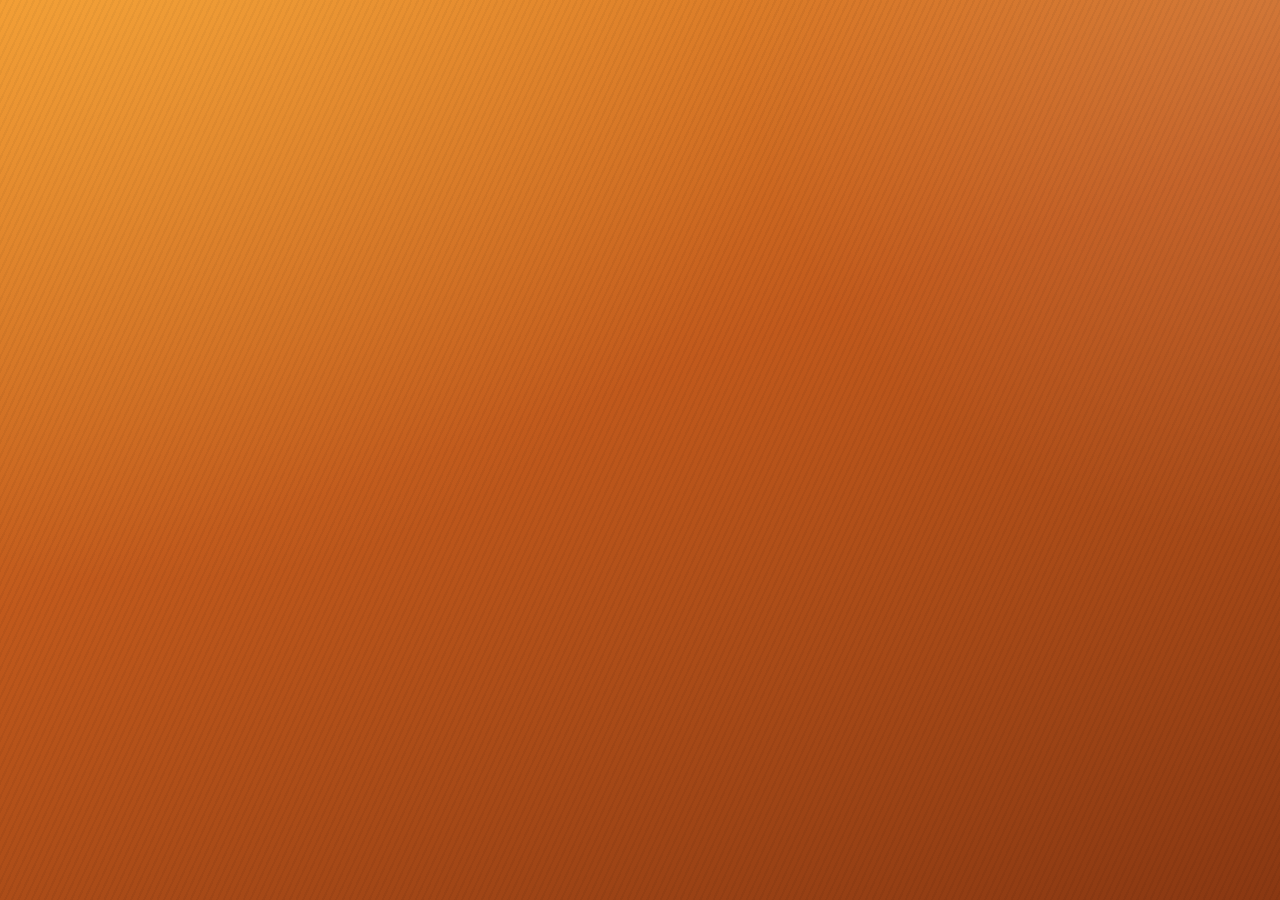
<file: index.html>
<!DOCTYPE html>
<html lang="en">
<head>
    <meta charset="UTF-8">
    <!-- Redirects after 0 seconds to the new URL -->
    <meta http-equiv="refresh" content="0; url=static/index.html">
    <title>MKWC 2026 — Live tracking</title>
    <link rel="canonical" href="https://kraken8196.github.io/mkwc-tracker/">
    <meta name="description" content="Live tracking of the 2026 Mario Kart World Cup: 31 national teams, scores, standings, calendar and player stats.">
    <!-- Open Graph / social sharing (this root URL is the one most people share) -->
    <meta property="og:site_name" content="MKWC 2026">
    <meta property="og:type" content="website">
    <meta property="og:title" content="MKWC 2026 — Live tracking">
    <meta property="og:description" content="2026 Mario Kart World Cup: live scores, standings, bracket, calendar and player stats. 31 national teams.">
    <meta property="og:url" content="https://kraken8196.github.io/mkwc-tracker/">
    <meta property="og:image" content="https://kraken8196.github.io/mkwc-tracker/static/img/social-card.png">
    <meta property="og:image:width" content="630">
    <meta property="og:image:height" content="630">
    <meta name="twitter:card" content="summary_large_image">
    <meta name="twitter:title" content="MKWC 2026 — Live tracking">
    <meta name="twitter:description" content="2026 Mario Kart World Cup: live scores, standings, bracket, calendar and player stats.">
    <meta name="twitter:image" content="https://kraken8196.github.io/mkwc-tracker/static/img/social-card.png">
    <meta name="theme-color" content="#C1591C">
</head>
<body>
    <p>If you are not redirected automatically, follow this
       <a href="static/index.html">link to the new page</a>.</p>
</body>
</html>
</file>
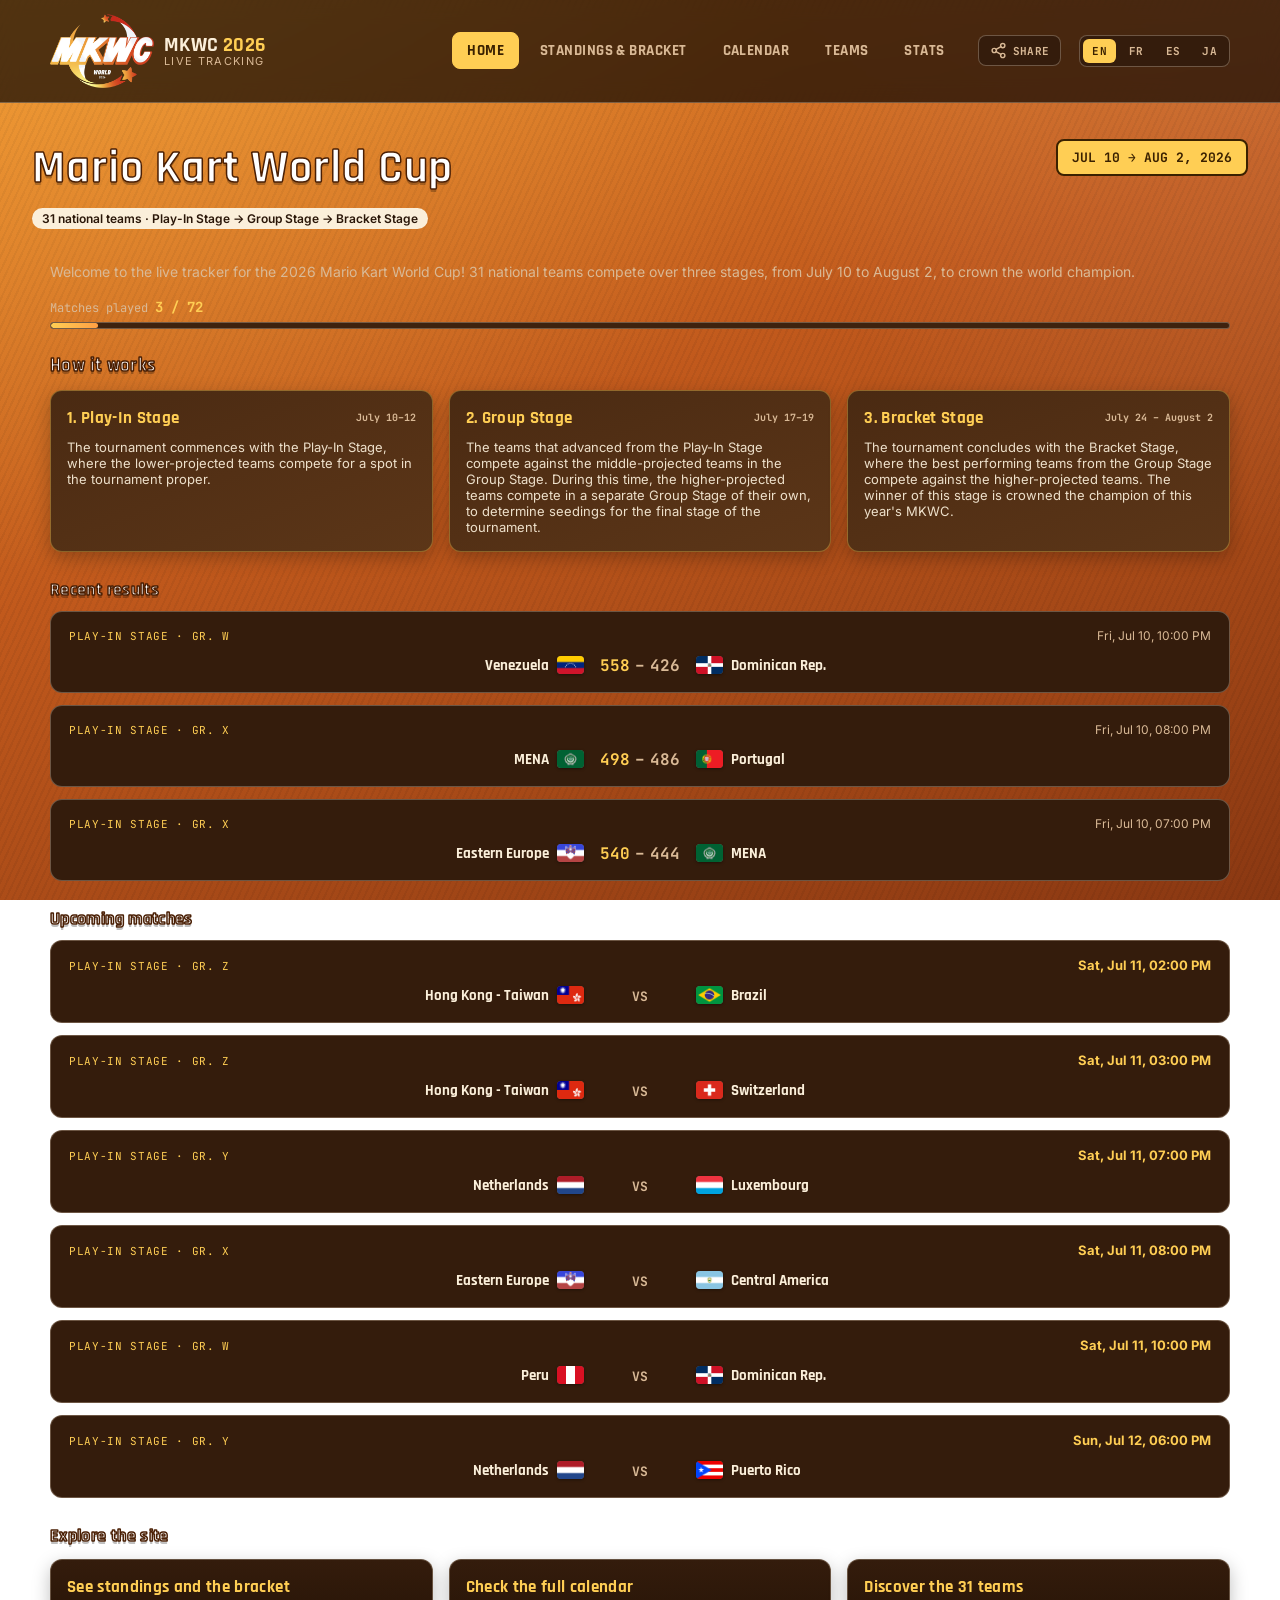
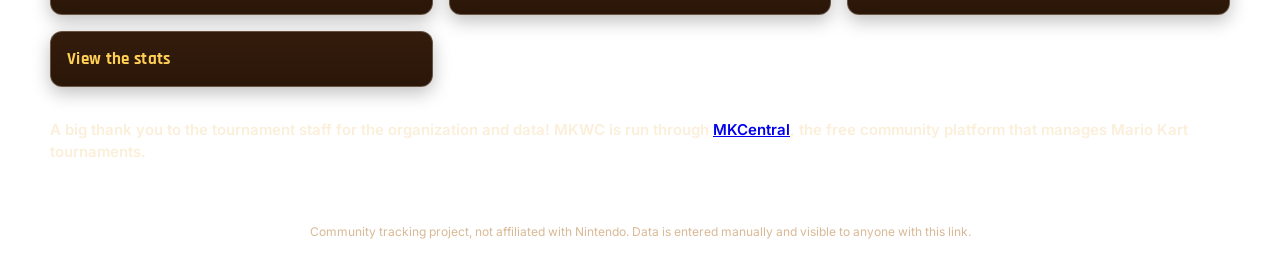
<file: static/index.html>
<!DOCTYPE html>
<html lang="en">
<head>
<meta charset="UTF-8">
<meta name="viewport" content="width=device-width, initial-scale=1.0">
<title>MKWC 2026 — Live tracking</title>
<link rel="canonical" href="https://kraken8196.github.io/mkwc-tracker/">
<meta name="description" content="Live tracking of the 2026 Mario Kart World Cup: 31 national teams, scores, standings, calendar and player stats.">
<!-- Open Graph / social sharing -->
<meta property="og:site_name" content="MKWC 2026">
<meta property="og:type" content="website">
<meta property="og:title" content="MKWC 2026 — Live tracking">
<meta property="og:description" content="2026 Mario Kart World Cup: live scores, standings, bracket, calendar and player stats. 31 national teams.">
<meta property="og:url" content="https://kraken8196.github.io/mkwc-tracker/static/index.html">
<meta property="og:image" content="https://kraken8196.github.io/mkwc-tracker/static/img/social-card.png">
<meta property="og:image:width" content="630">
<meta property="og:image:height" content="630">
<meta name="twitter:card" content="summary_large_image">
<meta name="twitter:title" content="MKWC 2026 — Live tracking">
<meta name="twitter:description" content="2026 Mario Kart World Cup: live scores, standings, bracket, calendar and player stats.">
<meta name="twitter:image" content="https://kraken8196.github.io/mkwc-tracker/static/img/social-card.png">
<meta name="theme-color" content="#C1591C">
<link rel="preconnect" href="https://fonts.googleapis.com">
<link rel="preconnect" href="https://fonts.gstatic.com" crossorigin>
<link rel="stylesheet" href="https://fonts.googleapis.com/css2?family=Rajdhani:wght@600;700&family=Inter:wght@400;500;600&family=JetBrains+Mono:wght@500;700&display=swap" media="print" onload="this.media='all'">
<noscript><link rel="stylesheet" href="https://fonts.googleapis.com/css2?family=Rajdhani:wght@600;700&family=Inter:wght@400;500;600&family=JetBrains+Mono:wght@500;700&display=swap"></noscript>
<link rel="stylesheet" href="assets/style.css">
<link rel="icon" href="img/logo.png">
</head>
<body>
<div id="loadScreen" style="position:fixed;inset:0;z-index:999999;background:
  radial-gradient(circle at 12% -10%, rgba(255,206,84,0.25), transparent 45%),
  radial-gradient(circle at 100% 0%, rgba(255,255,255,0.10), transparent 35%),
  repeating-linear-gradient(115deg, rgba(0,0,0,0.05) 0 2px, transparent 2px 6px),
  linear-gradient(160deg, #F0942F 0%, #C1591C 45%, #8A3812 100%);
"></div>
<script>setTimeout(()=>{ const ls = document.getElementById('loadScreen'); if(ls) ls.remove(); }, 6000);</script>

<header>
  <div class="header-inner">
    <a class="brand" id="brandLogo" href="home.html" style="text-decoration:none;">
      <img class="brand-mark" src="img/logo.png" alt="MKWC">
      <div class="brand-text">
        <div class="t1 display">MKWC <span>2026</span></div>
        <div class="t2" data-i18n="liveTracking">Suivi en direct</div>
      </div>
    </a>
    <button class="nav-toggle" id="navToggle" aria-label="Menu" aria-expanded="false" aria-controls="primaryNav">
      <svg class="ic-open" viewBox="0 0 24 24" width="22" height="22" fill="none" stroke="currentColor" stroke-width="2.2" stroke-linecap="round"><line x1="4" y1="7" x2="20" y2="7"></line><line x1="4" y1="12" x2="20" y2="12"></line><line x1="4" y1="17" x2="20" y2="17"></line></svg>
      <svg class="ic-close" viewBox="0 0 24 24" width="22" height="22" fill="none" stroke="currentColor" stroke-width="2.2" stroke-linecap="round"><line x1="6" y1="6" x2="18" y2="18"></line><line x1="18" y1="6" x2="6" y2="18"></line></svg>
    </button>
    <nav id="primaryNav">
      <a class="navbtn active" data-view="home" data-i18n="navHome" href="home.html">Accueil</a>
      <a class="navbtn" data-view="standings" data-i18n="navStandings" href="standings.html">Classements &amp; Bracket</a>
      <a class="navbtn" data-view="calendar" data-i18n="navCalendar" href="calendar.html">Calendrier</a>
      <a class="navbtn" data-view="teams" data-i18n="navTeams" href="teams.html">Équipes</a>
      <a class="navbtn" data-view="players" data-i18n="navPlayers" href="stats.html">Joueurs</a>
    </nav>
    <button class="share-btn" id="shareBtn" title="Partager" aria-label="Partager">
      <svg viewBox="0 0 24 24" width="17" height="17" fill="none" stroke="currentColor" stroke-width="2" stroke-linecap="round" stroke-linejoin="round"><circle cx="18" cy="5" r="3"></circle><circle cx="6" cy="12" r="3"></circle><circle cx="18" cy="19" r="3"></circle><line x1="8.6" y1="13.5" x2="15.4" y2="17.5"></line><line x1="15.4" y1="6.5" x2="8.6" y2="10.5"></line></svg>
      <span class="share-label" data-i18n="share">Partager</span>
    </button>
    <div class="lang-switch" id="langSwitch"></div>
  </div>
</header>

<div class="hero">
  <div class="hero-titles">
    <h1 class="outline" id="heroTitle">Coupe du Monde Mario Kart World</h1>
    <div class="sub" id="heroSub">31 équipes nationales · Qualification → Phase de groupes → Bracket final</div>
  </div>
  <div class="dates" data-i18n="heroDates">10 JUIL → 2 AOÛT 2026</div>
</div>

<main>

<section id="view-home" class="active"></section>
<section id="view-standings"></section>
<section id="view-calendar"></section>
<section id="view-teams"></section>
<section id="view-match"></section>
<section id="view-player"></section>
<section id="view-players"></section>
<section id="view-nutshell"></section>
<section id="view-groupnutshell"></section>
<section id="view-bracketnutshell"></section>
<section id="view-wrap"></section>

</main>

<footer data-i18n="footer">Projet de suivi communautaire, non affilié à Nintendo. Les données sont saisies manuellement et visibles par toute personne ayant ce lien.</footer>

<script>window.MKWC_INITIAL_VIEW = 'home';</script>
<script src="assets/data.js"></script>
<script src="assets/app.js"></script>
<script defer src="https://cdn.counter.dev/script.js" data-id="45966b52-f9be-4362-a3f1-a034ae52e05d" data-utcoffset="2"></script>
</body>
</html>
</file>
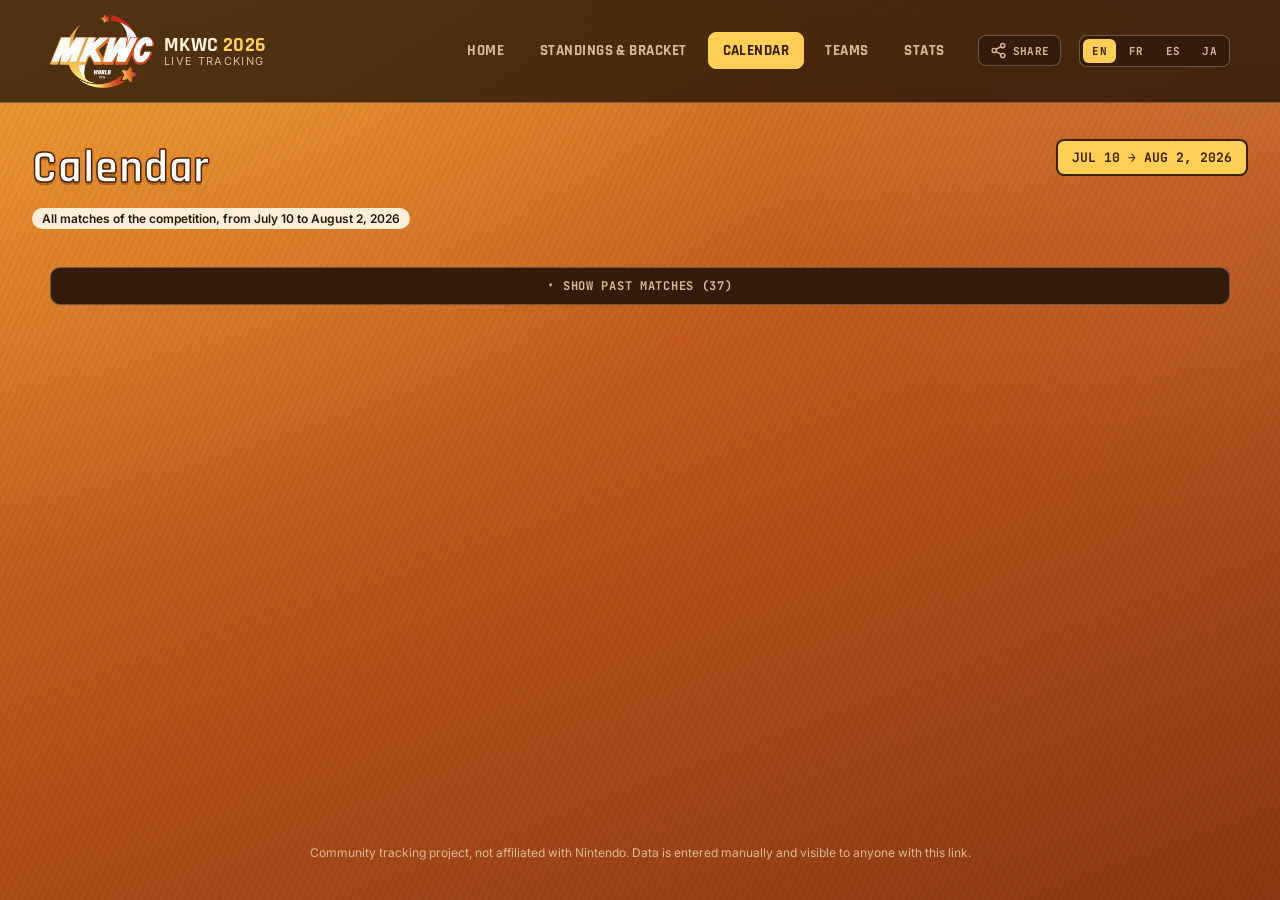
<file: static/calendar.html>
<!DOCTYPE html>
<html lang="en">
<head>
<meta charset="UTF-8">
<meta name="viewport" content="width=device-width, initial-scale=1.0">
<title>MKWC 2026 — Calendar</title>
<link rel="canonical" href="https://kraken8196.github.io/mkwc-tracker/static/calendar.html">
<meta name="description" content="The full match calendar of the 2026 Mario Kart World Cup, in your local time zone.">
<!-- Open Graph / social sharing -->
<meta property="og:site_name" content="MKWC 2026">
<meta property="og:type" content="website">
<meta property="og:title" content="MKWC 2026 — Calendar">
<meta property="og:description" content="Every match of the 2026 Mario Kart World Cup, shown in your local time zone.">
<meta property="og:url" content="https://kraken8196.github.io/mkwc-tracker/static/calendar.html">
<meta property="og:image" content="https://kraken8196.github.io/mkwc-tracker/static/img/social-card.png">
<meta property="og:image:width" content="630">
<meta property="og:image:height" content="630">
<meta name="twitter:card" content="summary_large_image">
<meta name="twitter:title" content="MKWC 2026 — Calendar">
<meta name="twitter:description" content="Every match of the 2026 Mario Kart World Cup, in your local time.">
<meta name="twitter:image" content="https://kraken8196.github.io/mkwc-tracker/static/img/social-card.png">
<meta name="theme-color" content="#C1591C">
<link rel="preconnect" href="https://fonts.googleapis.com">
<link rel="preconnect" href="https://fonts.gstatic.com" crossorigin>
<link rel="stylesheet" href="https://fonts.googleapis.com/css2?family=Rajdhani:wght@600;700&family=Inter:wght@400;500;600&family=JetBrains+Mono:wght@500;700&display=swap" media="print" onload="this.media='all'">
<noscript><link rel="stylesheet" href="https://fonts.googleapis.com/css2?family=Rajdhani:wght@600;700&family=Inter:wght@400;500;600&family=JetBrains+Mono:wght@500;700&display=swap"></noscript>
<link rel="stylesheet" href="assets/style.css">
<link rel="icon" href="img/logo.png">
</head>
<body>
<div id="loadScreen" style="position:fixed;inset:0;z-index:999999;background:
  radial-gradient(circle at 12% -10%, rgba(255,206,84,0.25), transparent 45%),
  radial-gradient(circle at 100% 0%, rgba(255,255,255,0.10), transparent 35%),
  repeating-linear-gradient(115deg, rgba(0,0,0,0.05) 0 2px, transparent 2px 6px),
  linear-gradient(160deg, #F0942F 0%, #C1591C 45%, #8A3812 100%);
"></div>
<script>setTimeout(()=>{ const ls = document.getElementById('loadScreen'); if(ls) ls.remove(); }, 6000);</script>

<header>
  <div class="header-inner">
    <a class="brand" id="brandLogo" href="home.html" style="text-decoration:none;">
      <img class="brand-mark" src="img/logo.png" alt="MKWC">
      <div class="brand-text">
        <div class="t1 display">MKWC <span>2026</span></div>
        <div class="t2" data-i18n="liveTracking">Suivi en direct</div>
      </div>
    </a>
    <button class="nav-toggle" id="navToggle" aria-label="Menu" aria-expanded="false" aria-controls="primaryNav">
      <svg class="ic-open" viewBox="0 0 24 24" width="22" height="22" fill="none" stroke="currentColor" stroke-width="2.2" stroke-linecap="round"><line x1="4" y1="7" x2="20" y2="7"></line><line x1="4" y1="12" x2="20" y2="12"></line><line x1="4" y1="17" x2="20" y2="17"></line></svg>
      <svg class="ic-close" viewBox="0 0 24 24" width="22" height="22" fill="none" stroke="currentColor" stroke-width="2.2" stroke-linecap="round"><line x1="6" y1="6" x2="18" y2="18"></line><line x1="18" y1="6" x2="6" y2="18"></line></svg>
    </button>
    <nav id="primaryNav">
      <a class="navbtn" data-view="home" data-i18n="navHome" href="home.html">Accueil</a>
      <a class="navbtn" data-view="standings" data-i18n="navStandings" href="standings.html">Classements &amp; Bracket</a>
      <a class="navbtn active" data-view="calendar" data-i18n="navCalendar" href="calendar.html">Calendrier</a>
      <a class="navbtn" data-view="teams" data-i18n="navTeams" href="teams.html">Équipes</a>
      <a class="navbtn" data-view="players" data-i18n="navPlayers" href="stats.html">Joueurs</a>
    </nav>
    <button class="share-btn" id="shareBtn" title="Partager" aria-label="Partager">
      <svg viewBox="0 0 24 24" width="17" height="17" fill="none" stroke="currentColor" stroke-width="2" stroke-linecap="round" stroke-linejoin="round"><circle cx="18" cy="5" r="3"></circle><circle cx="6" cy="12" r="3"></circle><circle cx="18" cy="19" r="3"></circle><line x1="8.6" y1="13.5" x2="15.4" y2="17.5"></line><line x1="15.4" y1="6.5" x2="8.6" y2="10.5"></line></svg>
      <span class="share-label" data-i18n="share">Partager</span>
    </button>
    <div class="lang-switch" id="langSwitch"></div>
  </div>
</header>

<div class="hero">
  <div class="hero-titles">
    <h1 class="outline" id="heroTitle">Coupe du Monde Mario Kart World</h1>
    <div class="sub" id="heroSub">31 équipes nationales · Qualification → Phase de groupes → Bracket final</div>
  </div>
  <div class="dates" data-i18n="heroDates">10 JUIL → 2 AOÛT 2026</div>
</div>

<main>

<section id="view-home"></section>
<section id="view-standings"></section>
<section id="view-calendar" class="active"></section>
<section id="view-teams"></section>
<section id="view-match"></section>
<section id="view-player"></section>
<section id="view-players"></section>
<section id="view-nutshell"></section>
<section id="view-groupnutshell"></section>
<section id="view-bracketnutshell"></section>
<section id="view-wrap"></section>

</main>

<footer data-i18n="footer">Projet de suivi communautaire, non affilié à Nintendo. Les données sont saisies manuellement et visibles par toute personne ayant ce lien.</footer>

<script>window.MKWC_INITIAL_VIEW = 'calendar';</script>
<script src="assets/data.js"></script>
<script src="assets/app.js"></script>
<script defer src="https://cdn.counter.dev/script.js" data-id="45966b52-f9be-4362-a3f1-a034ae52e05d" data-utcoffset="2"></script>
</body>
</html>
</file>
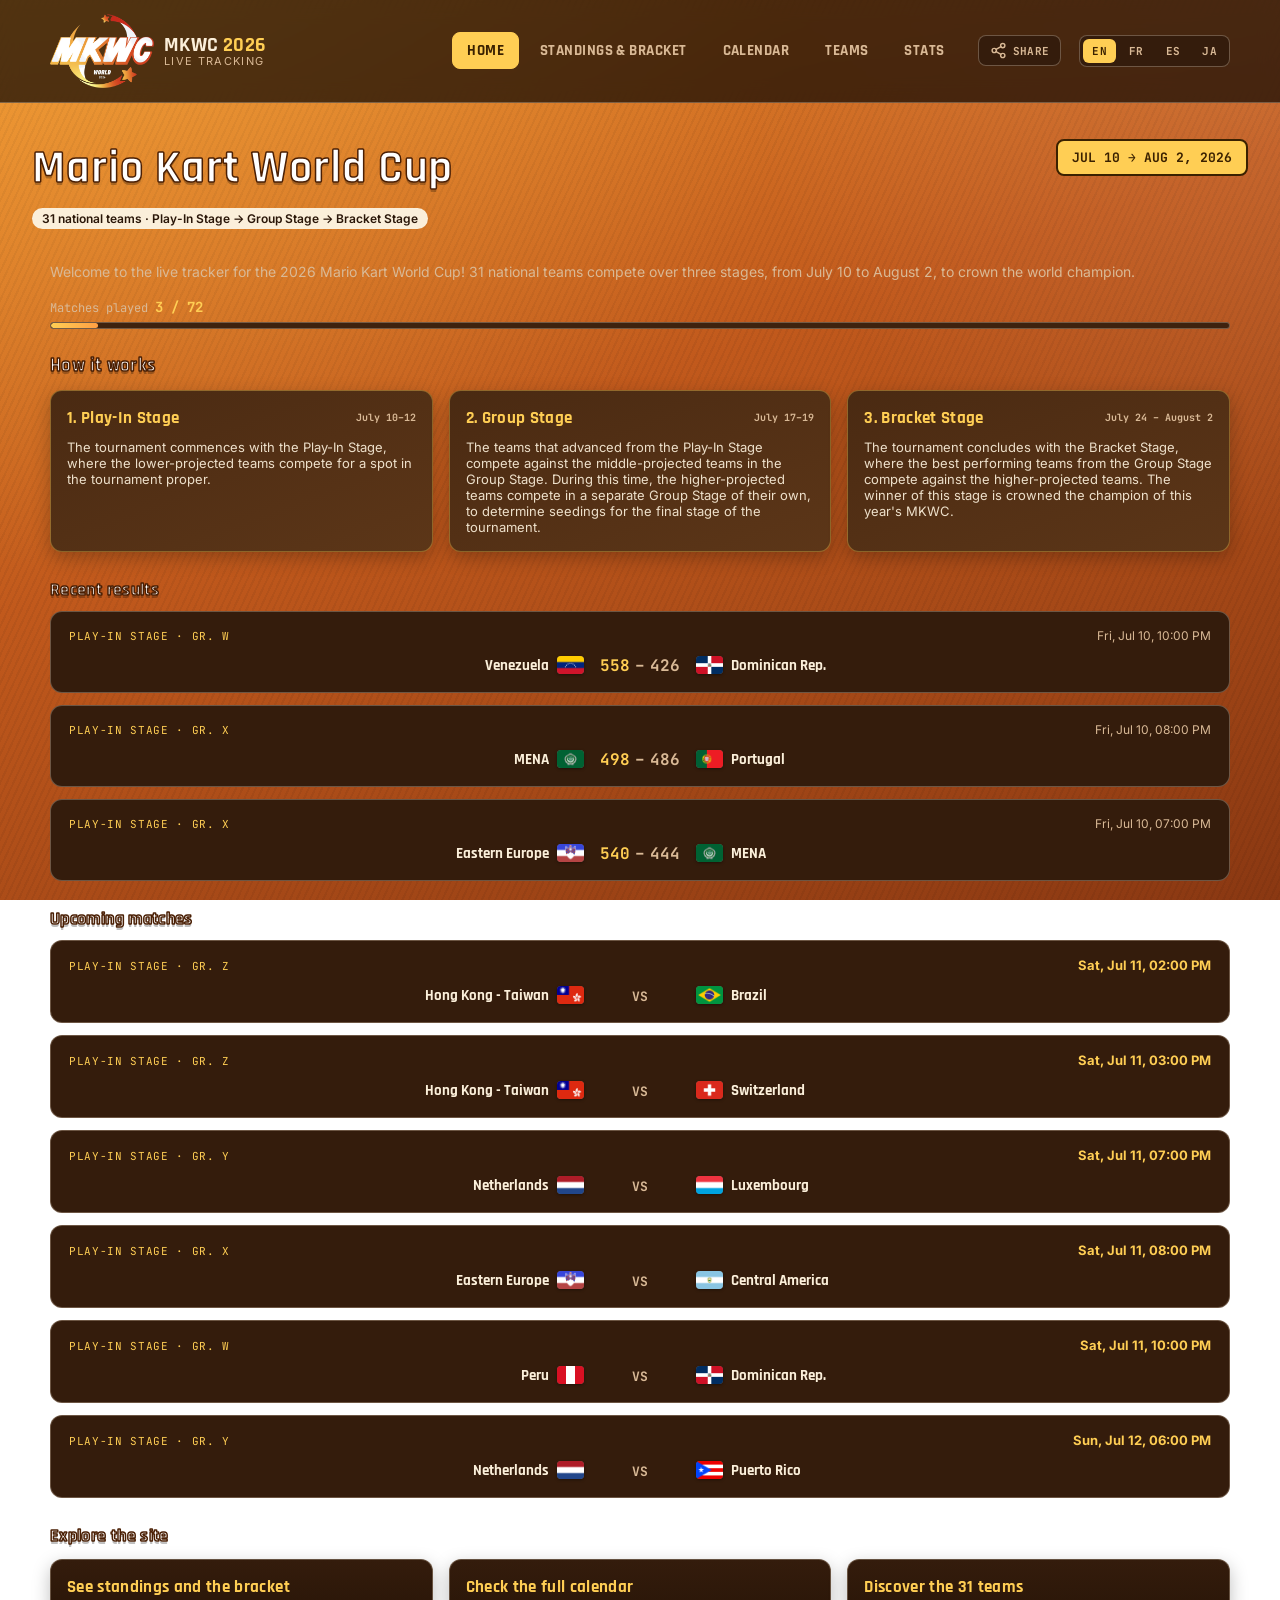
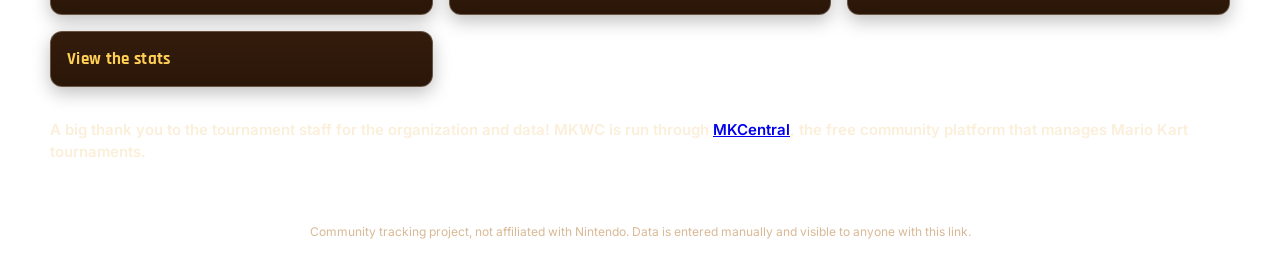
<file: static/home.html>
<!DOCTYPE html>
<html lang="en">
<head>
<meta charset="UTF-8">
<meta name="viewport" content="width=device-width, initial-scale=1.0">
<title>MKWC 2026 — Live tracking</title>
<link rel="canonical" href="https://kraken8196.github.io/mkwc-tracker/">
<meta name="description" content="Live tracking of the 2026 Mario Kart World Cup: 31 national teams, scores, standings, calendar and player stats.">
<!-- Open Graph / social sharing -->
<meta property="og:site_name" content="MKWC 2026">
<meta property="og:type" content="website">
<meta property="og:title" content="MKWC 2026 — Live tracking">
<meta property="og:description" content="2026 Mario Kart World Cup: live scores, standings, bracket, calendar and player stats. 31 national teams.">
<meta property="og:url" content="https://kraken8196.github.io/mkwc-tracker/static/home.html">
<meta property="og:image" content="https://kraken8196.github.io/mkwc-tracker/static/img/social-card.png">
<meta property="og:image:width" content="630">
<meta property="og:image:height" content="630">
<meta name="twitter:card" content="summary_large_image">
<meta name="twitter:title" content="MKWC 2026 — Live tracking">
<meta name="twitter:description" content="2026 Mario Kart World Cup: live scores, standings, bracket, calendar and player stats.">
<meta name="twitter:image" content="https://kraken8196.github.io/mkwc-tracker/static/img/social-card.png">
<meta name="theme-color" content="#C1591C">
<link rel="preconnect" href="https://fonts.googleapis.com">
<link rel="preconnect" href="https://fonts.gstatic.com" crossorigin>
<link rel="stylesheet" href="https://fonts.googleapis.com/css2?family=Rajdhani:wght@600;700&family=Inter:wght@400;500;600&family=JetBrains+Mono:wght@500;700&display=swap" media="print" onload="this.media='all'">
<noscript><link rel="stylesheet" href="https://fonts.googleapis.com/css2?family=Rajdhani:wght@600;700&family=Inter:wght@400;500;600&family=JetBrains+Mono:wght@500;700&display=swap"></noscript>
<link rel="stylesheet" href="assets/style.css">
<link rel="icon" href="img/logo.png">
</head>
<body>
<div id="loadScreen" style="position:fixed;inset:0;z-index:999999;background:
  radial-gradient(circle at 12% -10%, rgba(255,206,84,0.25), transparent 45%),
  radial-gradient(circle at 100% 0%, rgba(255,255,255,0.10), transparent 35%),
  repeating-linear-gradient(115deg, rgba(0,0,0,0.05) 0 2px, transparent 2px 6px),
  linear-gradient(160deg, #F0942F 0%, #C1591C 45%, #8A3812 100%);
"></div>
<script>setTimeout(()=>{ const ls = document.getElementById('loadScreen'); if(ls) ls.remove(); }, 6000);</script>

<header>
  <div class="header-inner">
    <a class="brand" id="brandLogo" href="home.html" style="text-decoration:none;">
      <img class="brand-mark" src="img/logo.png" alt="MKWC">
      <div class="brand-text">
        <div class="t1 display">MKWC <span>2026</span></div>
        <div class="t2" data-i18n="liveTracking">Suivi en direct</div>
      </div>
    </a>
    <button class="nav-toggle" id="navToggle" aria-label="Menu" aria-expanded="false" aria-controls="primaryNav">
      <svg class="ic-open" viewBox="0 0 24 24" width="22" height="22" fill="none" stroke="currentColor" stroke-width="2.2" stroke-linecap="round"><line x1="4" y1="7" x2="20" y2="7"></line><line x1="4" y1="12" x2="20" y2="12"></line><line x1="4" y1="17" x2="20" y2="17"></line></svg>
      <svg class="ic-close" viewBox="0 0 24 24" width="22" height="22" fill="none" stroke="currentColor" stroke-width="2.2" stroke-linecap="round"><line x1="6" y1="6" x2="18" y2="18"></line><line x1="18" y1="6" x2="6" y2="18"></line></svg>
    </button>
    <nav id="primaryNav">
      <a class="navbtn active" data-view="home" data-i18n="navHome" href="home.html">Accueil</a>
      <a class="navbtn" data-view="standings" data-i18n="navStandings" href="standings.html">Classements &amp; Bracket</a>
      <a class="navbtn" data-view="calendar" data-i18n="navCalendar" href="calendar.html">Calendrier</a>
      <a class="navbtn" data-view="teams" data-i18n="navTeams" href="teams.html">Équipes</a>
      <a class="navbtn" data-view="players" data-i18n="navPlayers" href="stats.html">Joueurs</a>
    </nav>
    <button class="share-btn" id="shareBtn" title="Partager" aria-label="Partager">
      <svg viewBox="0 0 24 24" width="17" height="17" fill="none" stroke="currentColor" stroke-width="2" stroke-linecap="round" stroke-linejoin="round"><circle cx="18" cy="5" r="3"></circle><circle cx="6" cy="12" r="3"></circle><circle cx="18" cy="19" r="3"></circle><line x1="8.6" y1="13.5" x2="15.4" y2="17.5"></line><line x1="15.4" y1="6.5" x2="8.6" y2="10.5"></line></svg>
      <span class="share-label" data-i18n="share">Partager</span>
    </button>
    <div class="lang-switch" id="langSwitch"></div>
  </div>
</header>

<div class="hero">
  <div class="hero-titles">
    <h1 class="outline" id="heroTitle">Coupe du Monde Mario Kart World</h1>
    <div class="sub" id="heroSub">31 équipes nationales · Qualification → Phase de groupes → Bracket final</div>
  </div>
  <div class="dates" data-i18n="heroDates">10 JUIL → 2 AOÛT 2026</div>
</div>

<main>

<section id="view-home" class="active"></section>
<section id="view-standings"></section>
<section id="view-calendar"></section>
<section id="view-teams"></section>
<section id="view-match"></section>
<section id="view-player"></section>
<section id="view-players"></section>
<section id="view-nutshell"></section>
<section id="view-groupnutshell"></section>
<section id="view-bracketnutshell"></section>
<section id="view-wrap"></section>

</main>

<footer data-i18n="footer">Projet de suivi communautaire, non affilié à Nintendo. Les données sont saisies manuellement et visibles par toute personne ayant ce lien.</footer>

<script>window.MKWC_INITIAL_VIEW = 'home';</script>
<script src="assets/data.js"></script>
<script src="assets/app.js"></script>
<script defer src="https://cdn.counter.dev/script.js" data-id="45966b52-f9be-4362-a3f1-a034ae52e05d" data-utcoffset="2"></script>
</body>
</html>
</file>
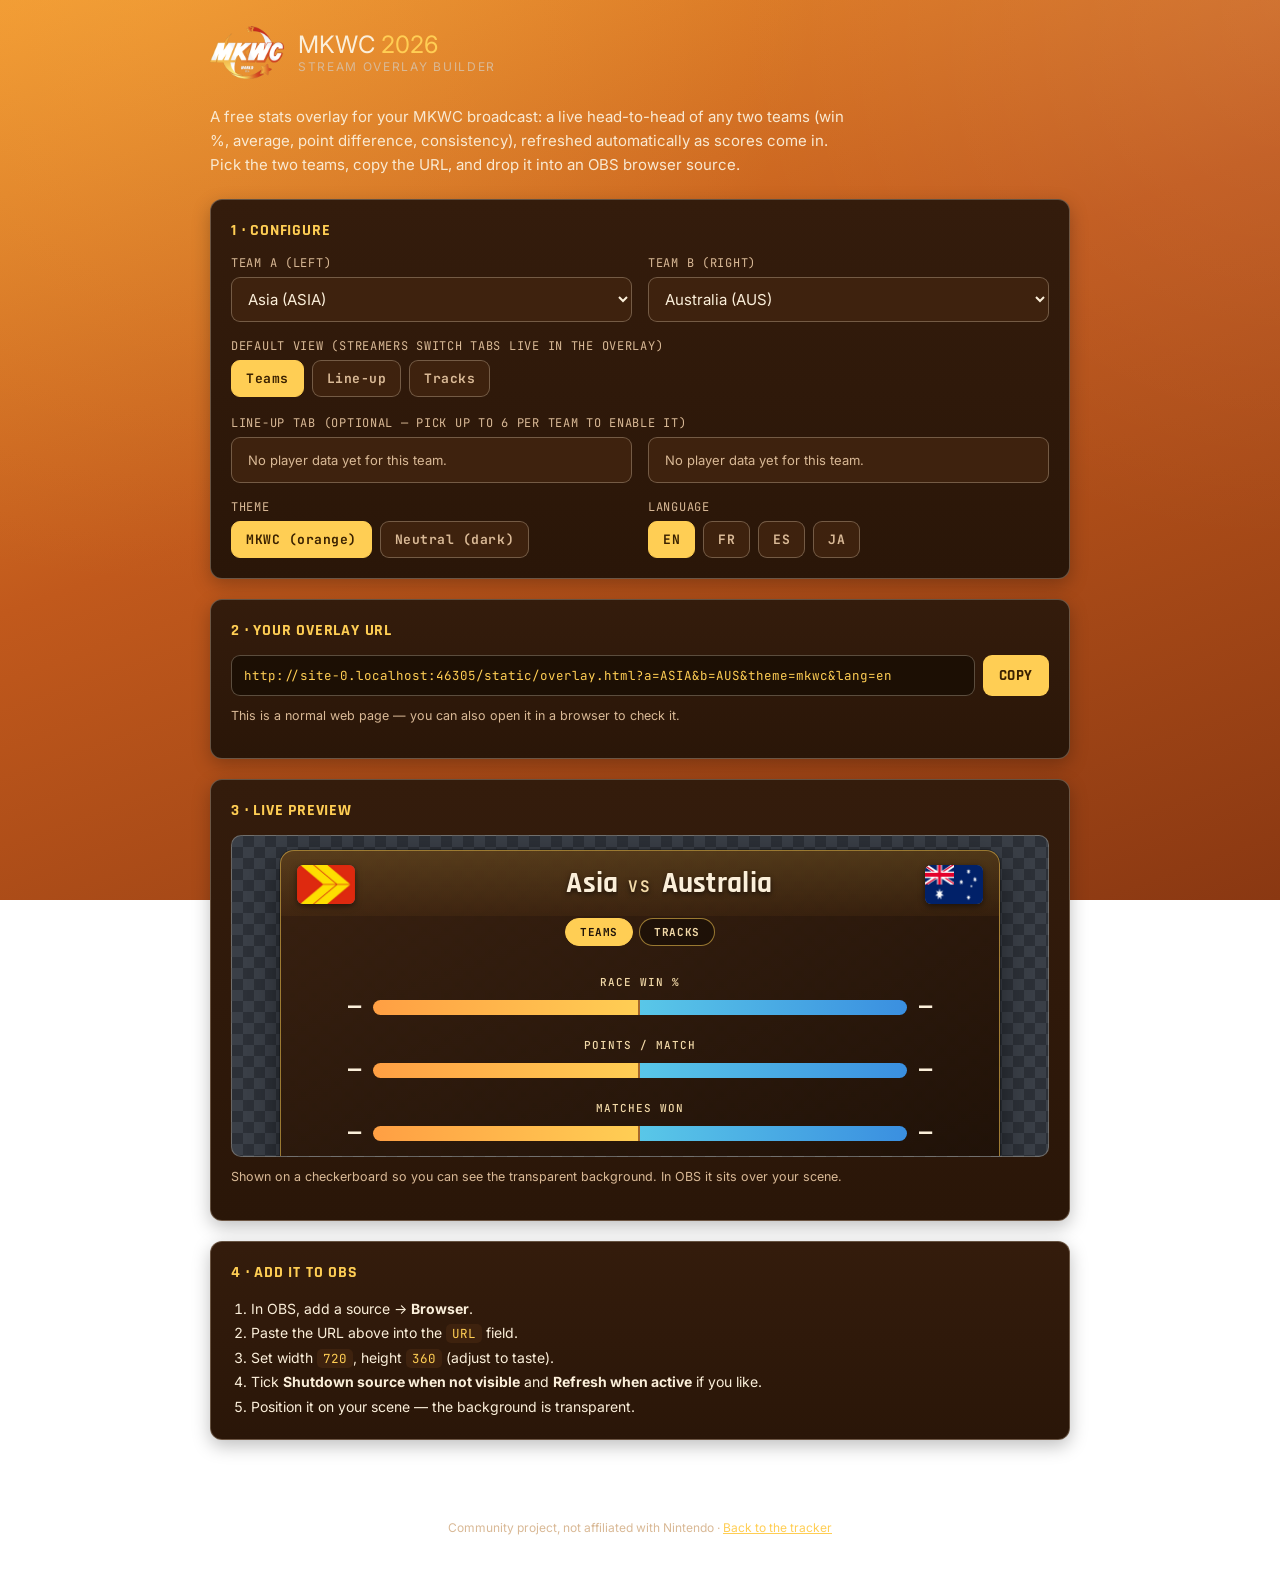
<file: static/overlay-config.html>
<!DOCTYPE html>
<html lang="en">
<head>
<meta charset="UTF-8">
<meta name="viewport" content="width=device-width, initial-scale=1.0">
<title>MKWC 2026 — Stream Overlay Builder</title>
<meta name="robots" content="index,follow">
<meta name="description" content="Build a free OBS stats overlay for MKWC 2026 broadcasts: a live head-to-head comparison of any two teams. Copy the URL into an OBS browser source.">
<link rel="icon" href="img/logo.png">
<link rel="preconnect" href="https://fonts.googleapis.com">
<link rel="preconnect" href="https://fonts.gstatic.com" crossorigin>
<link rel="stylesheet" href="https://fonts.googleapis.com/css2?family=Rajdhani:wght@600;700&family=Inter:wght@400;500;600&family=JetBrains+Mono:wght@500;700&display=swap">
<style>
  :root{
    --orange-1:#F0942F; --orange-2:#C1591C; --orange-3:#8A3812;
    --panel:#2A1608; --panel-2:#341C0C; --panel-3:#3E220E;
    --line:rgba(255,235,210,0.14); --line-strong:rgba(255,235,210,0.28);
    --cream:#FBEFDA; --dim:#D9B996; --gold:#FFCE54; --green:#3ECF6B; --radius:12px;
  }
  *{box-sizing:border-box;}
  html,body{margin:0;padding:0;overflow-x:hidden;}
  body{
    color:var(--cream);font-family:'Inter',sans-serif;min-height:100vh;
    background:
      radial-gradient(circle at 12% -10%, rgba(255,206,84,0.22), transparent 45%),
      radial-gradient(circle at 100% 0%, rgba(255,255,255,0.08), transparent 35%),
      linear-gradient(160deg, var(--orange-1) 0%, var(--orange-2) 45%, var(--orange-3) 100%);
    background-attachment:fixed;
  }
  h1,h2,h3{font-family:'Rajdhani',sans-serif;font-weight:700;margin:0;}
  a{color:var(--gold);}

  header{max-width:900px;margin:0 auto;padding:26px 20px 6px;display:flex;align-items:center;gap:14px;}
  header img{width:74px;height:auto;}
  header .t1{font-size:24px;color:var(--cream);}
  header .t1 span{color:var(--gold);}
  header .t2{font-size:12px;color:var(--dim);text-transform:uppercase;letter-spacing:0.14em;}

  main{max-width:900px;margin:0 auto;padding:12px 20px 60px;}
  .lede{font-size:15px;color:var(--cream);opacity:0.95;line-height:1.6;margin:8px 0 22px;max-width:640px;}

  .card{
    background:linear-gradient(180deg, var(--panel-2), var(--panel));
    border:1px solid var(--line-strong);border-radius:var(--radius);
    padding:20px;box-shadow:0 6px 18px rgba(0,0,0,0.25);margin-bottom:20px;
  }
  .card h2{font-size:16px;color:var(--gold);text-transform:uppercase;letter-spacing:0.05em;margin-bottom:14px;}

  .grid2{display:grid;grid-template-columns:1fr 1fr;gap:16px;}
  @media (max-width:620px){ .grid2{grid-template-columns:1fr;} }

  label{display:block;font-size:12px;color:var(--dim);text-transform:uppercase;letter-spacing:0.06em;margin-bottom:6px;font-family:'JetBrains Mono',monospace;}
  select{
    width:100%;padding:11px 12px;border-radius:9px;font-size:15px;font-family:'Inter',sans-serif;
    background:var(--panel-3);color:var(--cream);border:1px solid var(--line-strong);cursor:pointer;
  }
  select:focus{outline:none;border-color:var(--gold);}

  .seg{display:flex;gap:8px;flex-wrap:wrap;}
  .seg button{
    background:var(--panel-3);border:1px solid var(--line-strong);color:var(--dim);
    padding:9px 14px;border-radius:9px;font-family:'JetBrains Mono',monospace;font-size:13px;font-weight:700;
    cursor:pointer;letter-spacing:0.04em;
  }
  .seg button.active{background:var(--gold);color:#3a2100;border-color:var(--gold);}

  /* Line-up picker: a scrollable list of player chips with checkboxes. */
  .lineup{
    display:flex;flex-direction:column;gap:4px;max-height:260px;overflow-y:auto;
    background:var(--panel-3);border:1px solid var(--line-strong);border-radius:9px;padding:8px;
  }
  .lineup label{
    display:flex;align-items:center;gap:9px;margin:0;padding:7px 8px;border-radius:7px;
    font-family:'Inter',sans-serif;font-size:14px;text-transform:none;letter-spacing:0;color:var(--cream);
    cursor:pointer;
  }
  .lineup label:hover{background:rgba(255,206,84,0.08);}
  .lineup input[type=checkbox]{width:17px;height:17px;accent-color:var(--gold);cursor:pointer;flex-shrink:0;}
  .lineup label.disabled{opacity:0.4;cursor:not-allowed;}
  .lineup .empty{color:var(--dim);font-size:13px;padding:6px 8px;}

  .url-box{
    display:flex;gap:8px;align-items:stretch;margin-top:6px;
  }
  .url-box input{
    flex:1;min-width:0;padding:11px 12px;border-radius:9px;font-family:'JetBrains Mono',monospace;font-size:12.5px;
    background:#1c0f04;color:var(--gold);border:1px solid var(--line-strong);
  }
  .btn{
    background:var(--gold);color:#3a2100;border:none;border-radius:9px;padding:0 16px;
    font-family:'Rajdhani',sans-serif;font-weight:700;font-size:15px;text-transform:uppercase;letter-spacing:0.04em;
    cursor:pointer;white-space:nowrap;
  }
  .btn.copied{background:var(--green);color:#062;}

  /* Preview: overlay on a checkerboard so the transparency reads clearly. */
  .preview-wrap{
    border-radius:10px;overflow:hidden;border:1px solid var(--line-strong);
    background-color:#3a3f47;
    background-image:
      linear-gradient(45deg, #2c3037 25%, transparent 25%),
      linear-gradient(-45deg, #2c3037 25%, transparent 25%),
      linear-gradient(45deg, transparent 75%, #2c3037 75%),
      linear-gradient(-45deg, transparent 75%, #2c3037 75%);
    background-size:22px 22px;background-position:0 0,0 11px,11px -11px,-11px 0;
  }
  .preview-wrap iframe{display:block;width:100%;height:320px;border:0;}

  ol.steps{margin:10px 0 0;padding-left:20px;line-height:1.75;font-size:14px;color:var(--cream);}
  ol.steps code{background:var(--panel-3);padding:1px 6px;border-radius:5px;font-family:'JetBrains Mono',monospace;font-size:12.5px;color:var(--gold);}
  .hint{font-size:12.5px;color:var(--dim);margin-top:10px;line-height:1.6;}
  footer{max-width:900px;margin:0 auto;padding:0 20px 40px;font-size:12px;color:var(--dim);text-align:center;}
  footer a{text-decoration:underline;}
</style>
</head>
<body>
<header>
  <img src="img/logo.png" alt="MKWC">
  <div>
    <div class="t1">MKWC <span>2026</span></div>
    <div class="t2">Stream overlay builder</div>
  </div>
</header>

<main>
  <p class="lede">
    A free stats overlay for your MKWC broadcast: a live head-to-head of any two teams
    (win %, average, point difference, consistency), refreshed automatically as scores
    come in. Pick the two teams, copy the URL, and drop it into an OBS browser source.
  </p>

  <div class="card">
    <h2>1 · Configure</h2>
    <div class="grid2">
      <div>
        <label for="selA">Team A (left)</label>
        <select id="selA"></select>
      </div>
      <div>
        <label for="selB">Team B (right)</label>
        <select id="selB"></select>
      </div>
    </div>

    <div style="margin-top:16px;">
      <label>Default view (streamers switch tabs live in the overlay)</label>
      <div class="seg" id="modeSeg">
        <button data-mode="team" class="active">Teams</button>
        <button data-mode="lineup">Line-up</button>
        <button data-mode="tracks">Tracks</button>
      </div>
    </div>

    <!-- Optional line-up pickers: fill these to enable the Line-up tab in the overlay. -->
    <div style="margin-top:18px;">
      <label>Line-up tab (optional — pick up to 6 per team to enable it)</label>
      <div class="grid2">
        <div class="lineup" id="lineupA"></div>
        <div class="lineup" id="lineupB"></div>
      </div>
    </div>

    <div class="grid2" style="margin-top:16px;">
      <div>
        <label>Theme</label>
        <div class="seg" id="themeSeg">
          <button data-theme="mkwc" class="active">MKWC (orange)</button>
          <button data-theme="neutral">Neutral (dark)</button>
        </div>
      </div>
      <div>
        <label>Language</label>
        <div class="seg" id="langSeg">
          <button data-lang="en" class="active">EN</button>
          <button data-lang="fr">FR</button>
          <button data-lang="es">ES</button>
          <button data-lang="ja">JA</button>
        </div>
      </div>
    </div>
  </div>

  <div class="card">
    <h2>2 · Your overlay URL</h2>
    <div class="url-box">
      <input id="urlOut" readonly value="">
      <button class="btn" id="copyBtn">Copy</button>
    </div>
    <p class="hint">This is a normal web page — you can also open it in a browser to check it.</p>
  </div>

  <div class="card">
    <h2>3 · Live preview</h2>
    <div class="preview-wrap"><iframe id="preview" title="Overlay preview"></iframe></div>
    <p class="hint">Shown on a checkerboard so you can see the transparent background. In OBS it sits over your scene.</p>
  </div>

  <div class="card">
    <h2>4 · Add it to OBS</h2>
    <ol class="steps">
      <li>In OBS, add a source → <b>Browser</b>.</li>
      <li>Paste the URL above into the <code>URL</code> field.</li>
      <li>Set width <code>720</code>, height <code>360</code> (adjust to taste).</li>
      <li>Tick <b>Shutdown source when not visible</b> and <b>Refresh when active</b> if you like.</li>
      <li>Position it on your scene — the background is transparent.</li>
    </ol>
  </div>
</main>

<footer>
  Community project, not affiliated with Nintendo · <a href="home.html">Back to the tracker</a>
</footer>

<script>window.MKWC_OVERLAY = true;</script>
<script src="assets/data.js"></script>
<script>
(function(){
  const $ = id => document.getElementById(id);
  const MAX = 6; // players per line-up
  let TAGS = [];
  let theme = 'mkwc', lang = 'en', mode = 'team';

  function base(){ return location.href.replace(/overlay-config\.html.*/, 'overlay.html'); }
  function chosen(box){ return Array.from(box.querySelectorAll('input:checked')).map(i=>i.value); }
  function buildUrl(){
    const a = $('selA').value, b = $('selB').value;
    const u = new URL(base());
    if(a) u.searchParams.set('a', a);
    if(b) u.searchParams.set('b', b);
    u.searchParams.set('theme', theme);
    u.searchParams.set('lang', lang);
    // Line-ups are always carried (if picked) so the overlay's Line-up tab is available,
    // whatever the default view is.
    const pa = chosen($('lineupA')), pb = chosen($('lineupB'));
    if(pa.length) u.searchParams.set('pa', pa.join(','));
    if(pb.length) u.searchParams.set('pb', pb.join(','));
    // Default view when the overlay loads; the streamer can switch tabs afterward.
    // 'lineup' only makes sense as a default if a line-up is actually configured.
    let m = mode;
    if(m==='lineup' && !(pa.length && pb.length)) m = 'team';
    if(m!=='team') u.searchParams.set('mode', m);
    return u.toString();
  }
  function refresh(){
    const url = buildUrl();
    $('urlOut').value = url;
    if($('preview').src !== url) $('preview').src = url;
  }

  function fillTeams(){
    const name = window.teamName || (x=>x);
    const opts = TAGS.slice().sort((x,y)=> (name(x)||x).localeCompare(name(y)||y));
    const prevA = $('selA').value, prevB = $('selB').value;
    const mk = (sel, chosen) => {
      sel.innerHTML = opts.map(tag=>`<option value="${tag}" ${tag===chosen?'selected':''}>${name(tag)||tag} (${tag})</option>`).join('');
    };
    mk($('selA'), prevA || opts[0]);
    mk($('selB'), prevB || opts[1] || opts[0]);
  }

  // Build a line-up checkbox list for one team; enforce a max of 6 selected.
  function fillLineup(box, tag){
    const players = (window.MKWC_TEAM_PLAYERS ? window.MKWC_TEAM_PLAYERS(tag) : []) || [];
    if(!players.length){ box.innerHTML = '<div class="empty">No player data yet for this team.</div>'; return; }
    box.innerHTML = players.map(n=>{
      const v = n.replace(/"/g,'&quot;');
      return `<label><input type="checkbox" value="${v}"><span>${n.replace(/</g,'&lt;')}</span></label>`;
    }).join('');
    box.querySelectorAll('input').forEach(inp=>{
      inp.onchange = ()=>{ enforceMax(box); refresh(); };
    });
  }
  function enforceMax(box){
    const boxes = Array.from(box.querySelectorAll('input'));
    const count = boxes.filter(b=>b.checked).length;
    boxes.forEach(b=>{
      const lab = b.closest('label');
      const lock = !b.checked && count>=MAX;
      b.disabled = lock;
      lab.classList.toggle('disabled', lock);
    });
  }
  function refillLineups(){
    fillLineup($('lineupA'), $('selA').value);
    fillLineup($('lineupB'), $('selB').value);
  }

  function wire(){
    $('selA').onchange = ()=>{ fillLineup($('lineupA'), $('selA').value); refresh(); };
    $('selB').onchange = ()=>{ fillLineup($('lineupB'), $('selB').value); refresh(); };
    $('themeSeg').querySelectorAll('button').forEach(btn=>{
      btn.onclick = ()=>{
        theme = btn.dataset.theme;
        $('themeSeg').querySelectorAll('button').forEach(b=>b.classList.toggle('active', b===btn));
        refresh();
      };
    });
    $('modeSeg').querySelectorAll('button').forEach(btn=>{
      btn.onclick = ()=>{
        mode = btn.dataset.mode;
        $('modeSeg').querySelectorAll('button').forEach(b=>b.classList.toggle('active', b===btn));
        refresh();
      };
    });
    $('langSeg').querySelectorAll('button').forEach(btn=>{
      btn.onclick = ()=>{
        lang = btn.dataset.lang;
        $('langSeg').querySelectorAll('button').forEach(b=>b.classList.toggle('active', b===btn));
        fillTeams();
        refresh();
      };
    });
    $('copyBtn').onclick = async ()=>{
      try{ await navigator.clipboard.writeText($('urlOut').value); }
      catch(e){ $('urlOut').select(); document.execCommand('copy'); }
      const b = $('copyBtn'); b.classList.add('copied'); b.textContent = 'Copied!';
      setTimeout(()=>{ b.classList.remove('copied'); b.textContent = 'Copy'; }, 1600);
    };
  }

  window.MKWC_ON_READY = function(){
    TAGS = window.MKWC_TEAM_TAGS || [];
    fillTeams();
    wire();
    refillLineups(); // line-up pickers are always available now
    refresh();
  };
})();
</script>
<script src="assets/app.js"></script>
</body>
</html>
</file>
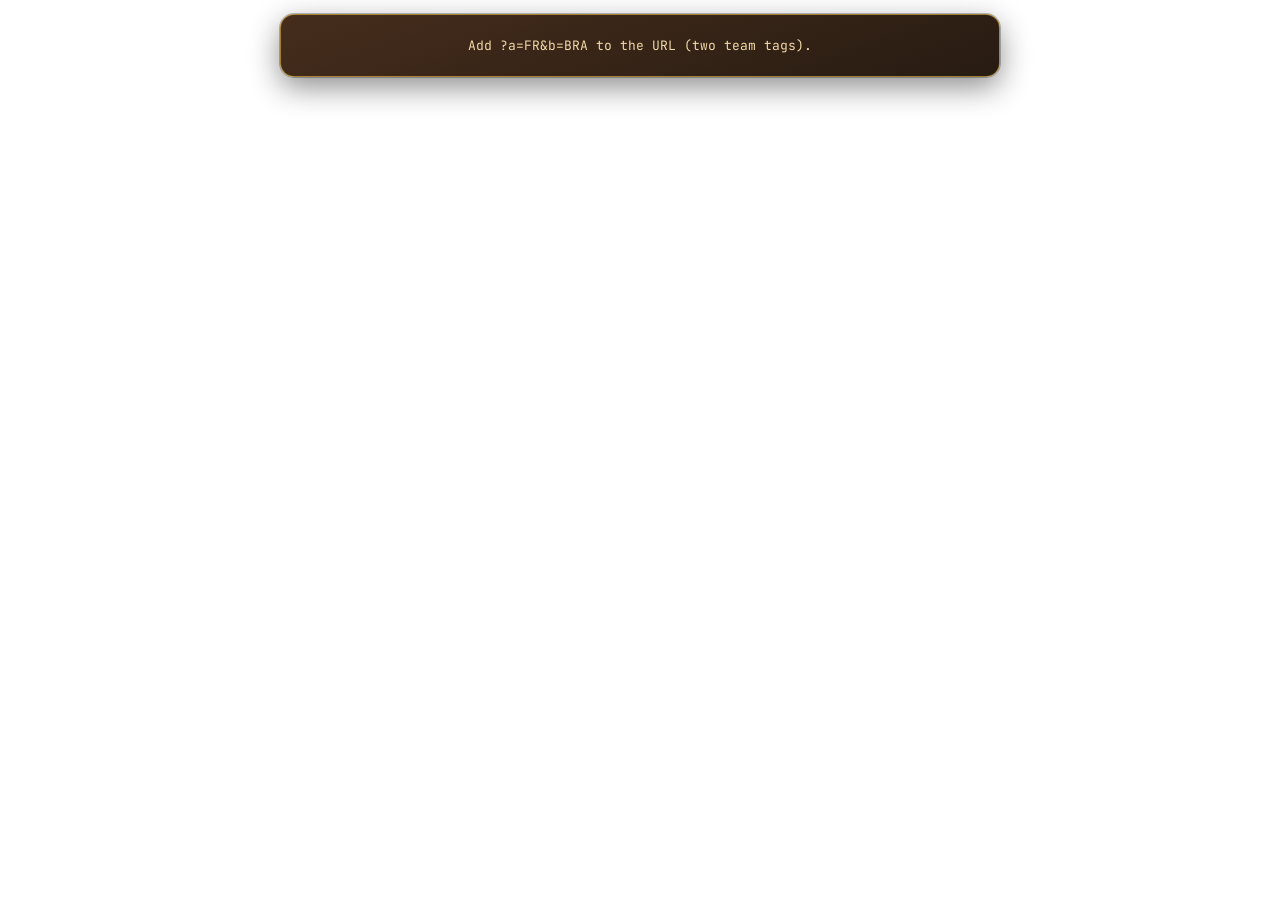
<file: static/overlay.html>
<!DOCTYPE html>
<html lang="en">
<head>
<meta charset="UTF-8">
<meta name="viewport" content="width=device-width, initial-scale=1.0">
<title>MKWC 2026 — Stats Overlay</title>
<link rel="preconnect" href="https://fonts.googleapis.com">
<link rel="preconnect" href="https://fonts.gstatic.com" crossorigin>
<link rel="stylesheet" href="https://fonts.googleapis.com/css2?family=Rajdhani:wght@600;700&family=JetBrains+Mono:wght@500;700&display=swap">
<style>
  /* OBS browser source: fully transparent background so only the panel shows. */
  html,body{margin:0;padding:0;background:transparent;}
  *{box-sizing:border-box;}

  :root{
    --gold:#FFCE54;
    --dim:#D9B996;
    --cream:#FBEFDA;
    --red:#E5484D;
  }

  /* Two fixed, high-contrast accent colours identify team A vs team B on the bars.
     (The flag by each name already says which team is which; the bar colour just
     separates the two sides cleanly — like the purple/green of a football stat card.) */
  /* ---- Theme: MKWC (orange/gold, matches the site) ---- */
  .ov[data-theme="mkwc"]{
    --panel:linear-gradient(160deg, rgba(58,32,14,0.94), rgba(26,13,3,0.94));
    --edge:rgba(255,206,84,0.55);
    --label:#F2D9A8;
    --value:#FBEFDA;
    --value-lose:#B79A74;
    --accent:#FFCE54;
    --head-bg:linear-gradient(180deg, rgba(255,206,84,0.16), rgba(240,148,47,0.05));
    --team-a:#FFCE54; --team-a-2:#FF9F43;
    --team-b:#59C7E8; --team-b-2:#3A8FE0;
    --bar-track:rgba(0,0,0,0.35);
  }
  /* ---- Theme: neutral (dark, blends into any stream) ---- */
  .ov[data-theme="neutral"]{
    --panel:linear-gradient(160deg, rgba(18,20,26,0.92), rgba(10,11,15,0.94));
    --edge:rgba(255,255,255,0.22);
    --label:#B9C0CC;
    --value:#F2F4F8;
    --value-lose:#7C8494;
    --accent:#FFCE54;
    --head-bg:linear-gradient(180deg, rgba(255,255,255,0.06), rgba(255,255,255,0.01));
    --team-a:#A78BFA; --team-a-2:#8B6FF0;
    --team-b:#C6F04E; --team-b-2:#9FD62E;
    --bar-track:rgba(255,255,255,0.06);
  }

  body{
    display:flex;align-items:flex-start;justify-content:center;
    padding:14px;
    font-family:'Rajdhani',sans-serif;
    color:var(--value);
    -webkit-font-smoothing:antialiased;
  }

  .ov{
    width:100%;max-width:720px;
    background:var(--panel);
    border:1px solid var(--edge);
    border-radius:14px;
    box-shadow:0 10px 30px rgba(0,0,0,0.45), 0 0 0 1px rgba(0,0,0,0.25);
    overflow:hidden;
    backdrop-filter:blur(3px);
    -webkit-backdrop-filter:blur(3px);
  }

  /* Header row: team A | title | team B */
  .ov-head{
    display:grid;grid-template-columns:auto minmax(0,1fr) auto;align-items:center;
    gap:16px;padding:14px 16px 12px;background:var(--head-bg);
  }
  .ov-team{display:flex;align-items:center;justify-content:center;}
  .ov-team.a{justify-content:flex-start;}
  .ov-team.b{justify-content:flex-end;}
  .ov-flag{
    width:58px;height:39px;border-radius:6px;flex-shrink:0;overflow:hidden;
    box-shadow:0 0 0 1px rgba(255,255,255,0.35) inset, 0 2px 6px rgba(0,0,0,0.5);
    background:#222;
  }
  .ov-flag img{width:100%;height:100%;object-fit:cover;display:block;}
  /* The matchup title carries the team names. Laid out as [name A | vs | name B] with
     "vs" in a fixed centre column, so the "vs" sits exactly on the card's midline —
     which is where the two content columns meet below. */
  .ov-title{
    display:grid;grid-template-columns:1fr auto 1fr;align-items:baseline;column-gap:10px;
    font-family:'Rajdhani',sans-serif;font-weight:700;
    font-size:29px;line-height:1.05;letter-spacing:0.01em;
    color:var(--value);text-shadow:0 2px 5px rgba(0,0,0,0.6);
  }
  .ov-title .ttl-a{text-align:right;}
  .ov-title .ttl-b{text-align:left;}
  .ov-title .ttl-a,.ov-title .ttl-b{overflow:hidden;text-overflow:ellipsis;white-space:nowrap;min-width:0;}
  .ov-title .vs{
    color:var(--label);font-family:'JetBrains Mono',monospace;font-weight:700;
    font-size:16px;text-transform:uppercase;letter-spacing:0.1em;
  }
  /* A custom title lives in the centre cell and spans the row, centred. */
  .ov-title .vs.custom{
    grid-column:1 / -1;font-family:'Rajdhani',sans-serif;font-size:29px;
    text-transform:none;letter-spacing:0.01em;color:var(--value);text-align:center;
  }

  /* Stat rows: a centred label, then value A · split bar · value B (football-card style). */
  .ov-body{padding:10px 16px 14px;}
  .ov-row{padding:9px 0 11px;}
  .ov-lbl{
    font-family:'JetBrains Mono',monospace;font-weight:500;font-size:11px;
    letter-spacing:0.09em;text-transform:uppercase;color:var(--label);
    text-align:center;white-space:nowrap;margin-bottom:7px;
  }
  .ov-bar-line{
    display:grid;grid-template-columns:64px 1fr 64px;align-items:center;gap:12px;
  }
  .ov-val{
    font-family:'JetBrains Mono',monospace;font-weight:700;font-size:22px;line-height:1;
    color:var(--value);white-space:nowrap;
  }
  .ov-val.a{text-align:right;}
  .ov-val.b{text-align:left;}
  /* The leading side gets its team colour + a glow; the other stays neutral. */
  .ov-val.a.win{color:var(--team-a);text-shadow:0 0 12px color-mix(in srgb, var(--team-a) 45%, transparent);}
  .ov-val.b.win{color:var(--team-b);text-shadow:0 0 12px color-mix(in srgb, var(--team-b) 45%, transparent);}

  /* The bicolour bar */
  .ov-bar{
    display:flex;height:15px;border-radius:8px;overflow:hidden;
    background:var(--bar-track);box-shadow:inset 0 1px 2px rgba(0,0,0,0.4);
  }
  .ov-bar-a{
    background:linear-gradient(90deg, var(--team-a-2), var(--team-a));
    transition:width .4s ease;border-right:2px solid rgba(0,0,0,0.35);
  }
  .ov-bar-b{
    background:linear-gradient(90deg, var(--team-b), var(--team-b-2));
    transition:width .4s ease;
  }
  /* When one side is exactly 0%, drop its separator so no sliver of it shows. */
  .ov-bar-a.zero{border-right:0;}

  /* ---- Line-up mode: two player columns + line-up averages ---- */
  .lu-grid{
    display:grid;grid-template-columns:1fr 1fr;gap:10px;padding:2px 0 4px;
  }
  .lu-col{display:flex;flex-direction:column;gap:2px;}
  .lu-player{
    display:flex;align-items:center;justify-content:space-between;gap:10px;
    padding:8px 12px;border-radius:8px;background:var(--bar-track);
  }
  .lu-col.a .lu-player{border-left:3px solid var(--team-a);}
  .lu-col.b .lu-player{border-right:3px solid var(--team-b);flex-direction:row-reverse;}
  .lu-name{
    font-family:'Rajdhani',sans-serif;font-weight:700;font-size:17px;color:var(--value);
    overflow:hidden;text-overflow:ellipsis;white-space:nowrap;min-width:0;
  }
  .lu-avg{
    font-family:'JetBrains Mono',monospace;font-weight:700;font-size:18px;color:var(--value);
    flex-shrink:0;
  }
  .lu-total-row{
    display:grid;grid-template-columns:1fr auto 1fr;align-items:center;gap:12px;
    margin-top:8px;padding:10px 12px 2px;border-top:1px solid rgba(255,255,255,0.12);
  }
  .lu-total{
    font-family:'JetBrains Mono',monospace;font-weight:700;font-size:30px;line-height:1;color:var(--value);
  }
  .lu-total.a{text-align:right;}
  .lu-total.b{text-align:left;}
  .lu-total.a.win{color:var(--team-a);text-shadow:0 0 14px color-mix(in srgb, var(--team-a) 45%, transparent);}
  .lu-total.b.win{color:var(--team-b);text-shadow:0 0 14px color-mix(in srgb, var(--team-b) 45%, transparent);}
  .lu-total-lbl{
    font-family:'JetBrains Mono',monospace;font-size:10px;letter-spacing:0.08em;text-transform:uppercase;
    color:var(--label);text-align:center;white-space:nowrap;
  }

  /* ---- Tracks mode: per-track average comparison ---- */
  .tk-table{display:flex;flex-direction:column;gap:3px;max-height:70vh;overflow-y:auto;}
  .tk-row{
    display:grid;grid-template-columns:1fr minmax(0,1.4fr) 1fr;align-items:center;gap:8px;
    padding:6px 6px;border-radius:7px;background:var(--bar-track);
  }
  .tk-name{
    font-family:'Rajdhani',sans-serif;font-weight:700;font-size:15px;color:var(--value);
    text-align:center;overflow:hidden;text-overflow:ellipsis;white-space:nowrap;min-width:0;
  }
  /* Mirror-symmetric: the score hugs the outer edge on each side (A left, B right),
     the ×N sits just inside it. The score has a fixed min-width so the columns of
     numbers line up vertically and both sides mirror exactly. */
  .tk-cell{display:flex;align-items:baseline;gap:6px;}
  .tk-cell.a{justify-content:flex-start;}
  .tk-cell.b{justify-content:flex-end;flex-direction:row-reverse;}
  .tk-val{font-family:'JetBrains Mono',monospace;font-weight:700;font-size:19px;color:var(--value);min-width:2.4ch;}
  .tk-cell.a .tk-val{text-align:left;}
  .tk-cell.b .tk-val{text-align:right;}
  .tk-cell.a.win .tk-val{color:var(--team-a);}
  .tk-cell.b.win .tk-val{color:var(--team-b);}
  .tk-n{font-family:'JetBrains Mono',monospace;font-size:11px;color:var(--label);min-width:2.2ch;}
  .tk-cell.a .tk-n{text-align:left;}
  .tk-cell.b .tk-n{text-align:right;}
  .tk-more{
    width:100%;margin:3px 0;padding:8px;border-radius:7px;cursor:pointer;
    background:transparent;border:1px solid var(--edge);color:var(--label);
    font-family:'JetBrains Mono',monospace;font-size:11px;font-weight:700;letter-spacing:0.08em;text-transform:uppercase;
  }
  .tk-more:hover{color:var(--value);border-color:var(--accent);}
  .tk-hidden{display:none;}

  /* View tabs — the streamer clicks to switch between Teams / Line-up / Tracks live. */
  .ov-tabs{
    display:flex;gap:6px;justify-content:center;padding:2px 16px 10px;
  }
  .ov-tab{
    flex:0 0 auto;padding:6px 14px;border-radius:999px;cursor:pointer;
    background:var(--bar-track);border:1px solid var(--edge);color:var(--label);
    font-family:'JetBrains Mono',monospace;font-size:11px;font-weight:700;letter-spacing:0.06em;text-transform:uppercase;
    transition:background .15s, color .15s, border-color .15s;
  }
  .ov-tab:hover{color:var(--value);}
  .ov-tab.active{background:var(--accent);color:#20140a;border-color:var(--accent);}

  /* small brand mark */
  .ov-foot{
    display:flex;align-items:center;justify-content:center;gap:7px;
    padding:6px 0 9px;font-family:'JetBrains Mono',monospace;
    font-size:10px;letter-spacing:0.16em;text-transform:uppercase;color:var(--label);opacity:0.75;
  }
  .ov-foot b{color:var(--accent);}

  /* States */
  .ov-msg{
    padding:22px;text-align:center;font-family:'JetBrains Mono',monospace;
    font-size:13px;color:var(--label);
  }
  .hidden{display:none !important;}

  /* Subtle entrance so a value change doesn't hard-cut on stream. */
  .ov-val{transition:color .25s ease;}
</style>
</head>
<body>
<div class="ov" id="ov" data-theme="mkwc">
  <div class="ov-msg" id="ovMsg">Loading…</div>
  <div class="hidden" id="ovContent">
    <div class="ov-head">
      <div class="ov-team a"><span class="ov-flag"><img id="flagA" alt=""></span></div>
      <div class="ov-title">
        <span class="ttl-a" id="ttlA"></span>
        <span class="vs" id="ttlVs">vs</span>
        <span class="ttl-b" id="ttlB"></span>
      </div>
      <div class="ov-team b"><span class="ov-flag"><img id="flagB" alt=""></span></div>
    </div>
    <div class="ov-tabs" id="ovTabs"></div>
    <div class="ov-body" id="ovRows"></div>
    <div class="ov-foot"><b>MKWC 2026</b> · stats</div>
  </div>
</div>

<!-- Reuse the site's data loading + stat helpers, but in overlay mode (no site DOM). -->
<script>window.MKWC_OVERLAY = true;</script>
<script src="assets/data.js"></script>
<script>
/* =========================================================
   OBS STATS OVERLAY — head-to-head team comparison, three views in one overlay
   with clickable tabs (Teams / Line-up / Tracks) the streamer switches live.
   URL params:
     ?a=FR&b=BRA         the two team tags to compare (required)
     &theme=mkwc|neutral colour theme (default mkwc)
     &lang=fr|en|es|ja   language for labels/team names (default en)
     &mode=team|lineup|tracks   which tab is shown first (default team)
     &pa=Name1,Name2…&pb=…      6-v-6 line-ups; enables the Line-up tab
     &title=...          optional custom centre title
   Data comes from Supabase via the site's loadState(); it refreshes on a timer,
   and only touches the DOM when a value actually changed (no flicker on stream).
========================================================= */
(function(){
  const params = new URLSearchParams(location.search);
  const tagA = (params.get('a')||'').toUpperCase();
  const tagB = (params.get('b')||'').toUpperCase();
  const theme = params.get('theme')==='neutral' ? 'neutral' : 'mkwc';
  const customTitle = params.get('title');
  const debug = params.has('debug');
  const langParam = (params.get('lang')||'en').toLowerCase();
  window.MKWC_LANG_OVERLAY = ['en','fr','es','ja'].includes(langParam) ? langParam : 'en';
  const decodeList = s => (s||'').split(',').map(x=>x.trim()).filter(Boolean);
  const lineupA = decodeList(params.get('pa'));
  const lineupB = decodeList(params.get('pb'));
  const hasLineup = lineupA.length>0 && lineupB.length>0;
  // The three views live in one overlay; the streamer switches with the tabs. ?mode=
  // sets the initial view (team | lineup | tracks); lineup is only offered if configured.
  const VIEWS = ['team'].concat(hasLineup ? ['lineup'] : []).concat(['tracks']);
  let currentView = params.get('mode');
  if(VIEWS.indexOf(currentView) === -1) currentView = 'team';
  document.getElementById('ov').setAttribute('data-theme', theme);

  // Surface any uncaught error on screen (helps diagnose a stuck "Loading…").
  window.addEventListener('error', e=>{
    const m = document.getElementById('ovMsg');
    if(m && (debug || !window.getTeamStats)) m.textContent = 'Error: ' + (e.message || e.error || 'unknown');
  });
  // If nothing has rendered after 4s, say what's missing instead of hanging on "Loading…".
  setTimeout(()=>{
    const m = document.getElementById('ovMsg');
    if(m && !m.classList.contains('hidden') && m.textContent.indexOf('Error')!==0){
      if(!window.getTeamStats) m.textContent = 'Data not ready (app.js/getTeamStats missing).';
    }
  }, 4000);

  const $ = id => document.getElementById(id);
  function showMsg(m){ $('ovMsg').textContent = m; $('ovMsg').classList.remove('hidden'); $('ovContent').classList.add('hidden'); }
  function showContent(){ $('ovMsg').classList.add('hidden'); $('ovContent').classList.remove('hidden'); }

  // Walk every played match in STATE with its per-race detail, once per render.
  // Each entry: {H, A, scH, scA, tracks, plH:[players], plA:[players], hasDetail}.
  function allDetailedMatches(){
    const S = window.MKWC_STATE ? window.MKWC_STATE() : null; if(!S) return [];
    const pairs = window.pairsFor;
    if(!pairs) return [];
    const out = [];
    function scanGroups(groupsObj){
      if(!groupsObj) return;
      for(const id in groupsObj){
        const g = groupsObj[id]; if(!g) continue;
        pairs(g.slots.length).forEach(([i,j])=>{
          const H=g.slots[i], A=g.slots[j]; if(H==null||A==null) return;
          const key=i+'-'+j, sc=g.scores[key];
          if(!sc || sc[0]===''||sc[1]===''||sc[0]==null||sc[1]==null) return;
          const pl = (g.players && g.players[key]) || {h:[],a:[],tracks:[]};
          out.push(mkMatch(H,A,sc,pl));
        });
      }
    }
    scanGroups(S.quali); scanGroups(S.top); scanGroups(S.mid);
    // Bracket
    if(window.deriveBracketRounds){
      const {rounds, roundScores} = window.deriveBracketRounds();
      const bp = (S.bracket && S.bracket.players) || {};
      for(let r=0;r<4;r++){
        const slots = rounds[r];
        for(let m=0;m<slots.length/2;m++){
          const H=slots[m*2], A=slots[m*2+1]; if(H==null||A==null) continue;
          const sc = roundScores[r][m];
          if(!sc || sc[0]===''||sc[1]===''||sc[0]==null||sc[1]==null) continue;
          const pl = (bp['r'+r] && bp['r'+r][m]) || {h:[],a:[],tracks:[]};
          out.push(mkMatch(H,A,sc,pl));
        }
      }
    }
    return out;
  }
  function mkMatch(H,A,sc,pl){
    const plH = pl.h||[], plA = pl.a||[];
    const raceScore = (arr, r)=>{
      let any=false, tot=0;
      arr.forEach(p=>{ const v=p && p.races && p.races[r]; if(v!==''&&v!=null){ any=true; tot+=Number(v)||0; } });
      return any ? tot : null;
    };
    // A match "has detail" if at least one race has scores on both sides — this is
    // exactly what a forfeit (150–0, entered as a bare score) lacks.
    let hasDetail=false;
    for(let r=0;r<12;r++){ if(raceScore(plH,r)!=null && raceScore(plA,r)!=null){ hasDetail=true; break; } }
    return { H, A, scH:Number(sc[0]), scA:Number(sc[1]), plH, plA, raceScore, hasDetail };
  }

  // The stats shown, top to bottom. `higher` = a higher number is better.
  function statRows(){
    const ts = window.getTeamStats;
    const matches = allDetailedMatches();

    // RACE WIN %: across every race where both teams have a score, how often this team
    // had the higher combined race total. Far more granular than match win %.
    function racePct(tag){
      let won=0, total=0;
      matches.forEach(m=>{
        if(m.H!==tag && m.A!==tag) return;
        if(!m.hasDetail) return;
        const mine = (m.H===tag) ? m.plH : m.plA;
        const opp  = (m.H===tag) ? m.plA : m.plH;
        for(let r=0;r<12;r++){
          const a=m.raceScore(mine,r), b=m.raceScore(opp,r);
          if(a==null || b==null) continue;
          if(a===b) continue; // a tied race counts for neither
          total++; if(a>b) won++;
        }
      });
      return total ? (won/total)*100 : null;
    }
    // POINTS / MATCH excluding forfeits (a 150–0 forfeit isn't a real scoring match
    // and would drag the average down). Only matches with real race detail count.
    function pointsPerMatch(tag){
      let pts=0, games=0;
      matches.forEach(m=>{
        if(!m.hasDetail) return; // skip forfeits / detail-less matches
        if(m.H===tag){ pts+=m.scH; games++; }
        else if(m.A===tag){ pts+=m.scA; games++; }
      });
      return games ? pts/games : null;
    }
    function wins(tag){ const s=ts(tag); return s.played ? s.w : null; }

    // Team clutch = average of its players' 2nd-half − 1st-half race differential
    // (positive = finishes stronger), from getAdvancedStats().
    const adv = window.getAdvancedStats ? window.getAdvancedStats() : {clutch:{}};
    function teamAvgOver(map, tag){
      const vals=[]; for(const k in map){ if(k.indexOf(tag+'|')===0) vals.push(map[k]); }
      return vals.length ? vals.reduce((s,v)=>s+v,0)/vals.length : null;
    }
    function clutch(tag){ return teamAvgOver(adv.clutch||{}, tag); }

    // Late-match sits in a narrow band, so a raw proportion reads ~50/50. Map each value
    // to its position within a realistically achievable team range (not the ±14 extreme).
    const CLU_MIN = -3.0, CLU_MAX = 3.0;
    function posIn(lo, hi, v){
      return Math.max(0, Math.min(1, (v - lo)/(hi - lo)));
    }
    function shareSigned(a, b){
      const pa = posIn(CLU_MIN, CLU_MAX, a), pb = posIn(CLU_MIN, CLU_MAX, b);
      const sum = pa + pb;
      return sum>0 ? (pa/sum)*100 : 50;
    }
    const signed = v => (v>0?'+':'') + v.toFixed(1);

    // Bar share for points/match: a team's per-match score always sits in [252, 732],
    // so basing the split on 0 makes two mid-range scores look nearly equal. Instead
    // map each value to its position within [252, 732], which amplifies real gaps.
    const PF_MIN = 252, PF_MAX = 732;
    function sharePoints(a, b){
      const pos = v => Math.max(0.02, Math.min(1, (v - PF_MIN) / (PF_MAX - PF_MIN)));
      const pa = pos(a), pb = pos(b);
      return (pa/(pa+pb))*100;
    }

    const lang = (window.MKWC_LANG_OVERLAY) || 'en';
    const LBL = {
      en:{race:'Race win %', pf:'Points / match', w:'Matches won', clu:'Late-match'},
      fr:{race:'% Courses gagnées', pf:'Points / match', w:'Matchs gagnés', clu:'Fin de match'},
      es:{race:'% Carreras ganadas', pf:'Puntos / partido', w:'Partidos ganados', clu:'Final de partido'},
      ja:{race:'レース勝率', pf:'ポイント/試合', w:'勝利数', clu:'終盤の伸び'},
    };
    const M = LBL[lang] || LBL.en;
    return [
      { label:M.race, get:racePct,        higher:true, fmt:v=>v==null?'—':Math.round(v)+'%' },
      { label:M.pf,   get:pointsPerMatch, higher:true, fmt:v=>v==null?'—':String(Math.round(v)), share:sharePoints },
      { label:M.w,    get:wins,           higher:true, fmt:v=>v==null?'—':String(v) },
      { label:M.clu,  get:clutch,         higher:true, fmt:v=>v==null?'—':signed(v), share:shareSigned },
    ];
  }

  // Per-player average score for a chosen line-up, plus the SUM of those averages
  // (the total the line-up would post if each player scored their own average).
  // Player avg = their total points / matches played (same basis as the site).
  function lineupData(tag, names){
    const ps = (window.getPlayerStats ? window.getPlayerStats() : {})[tag] || {};
    let sum=0, any=false;
    const players = names.map(n=>{
      const s = ps[n];
      const avg = (s && s.count>0) ? s.total/s.count : null;
      if(avg!=null){ sum+=avg; any=true; }
      return { name:n, avg };
    });
    // Strongest first; players with no data sink to the bottom.
    players.sort((p,q)=> (q.avg==null?-Infinity:q.avg) - (p.avg==null?-Infinity:p.avg));
    return { players, total: any ? sum : null };
  }

  // Per-track comparison: for every track at least one of the two teams has played,
  // each team's average team-score on that track and how many times they played it.
  function tracksData(){
    const rs = window.getRaceStats ? window.getRaceStats() : {teamTrackStats:{}};
    const tName = window.trackName || (x=>x);
    const A = (rs.teamTrackStats||{})[tagA] || {};
    const B = (rs.teamTrackStats||{})[tagB] || {};
    const ids = new Set([...Object.keys(A), ...Object.keys(B)]);
    const rows = [];
    ids.forEach(id=>{
      const a = A[id], b = B[id];
      rows.push({
        id, name: tName(id) || id,
        aAvg: a ? a.total/a.count : null, aN: a ? a.count : 0,
        bAvg: b ? b.total/b.count : null, bN: b ? b.count : 0,
        both: !!(a && b), // played by both teams → directly comparable
      });
    });
    // Most-played first (combined), then by name.
    rows.sort((x,y)=> (y.aN+y.bN) - (x.aN+x.bN) || String(x.name).localeCompare(String(y.name)));
    return rows;
  }

  const esc = s => String(s).replace(/</g,'&lt;');

  // Two columns of players (name + avg score) with each line-up's TOTAL (sum of the
  // player averages) at the bottom. The higher total is highlighted.
  function renderLineupTable(da, db){
    const lang = (window.MKWC_LANG_OVERLAY) || 'en';
    const T = ({en:'Line-up total',fr:'Total de la line-up',es:'Total de la alineación',ja:'ラインアップ合計'})[lang]
              || 'Line-up total';
    const col = (d, side)=>{
      const rows = d.players.map(p=>`
        <div class="lu-player">
          <span class="lu-name">${esc(p.name)}</span>
          <span class="lu-avg">${p.avg==null?'—':Math.round(p.avg)}</span>
        </div>`).join('');
      return `<div class="lu-col ${side}">${rows}</div>`;
    };
    const aWin = da.total!=null && db.total!=null && da.total>db.total;
    const bWin = da.total!=null && db.total!=null && db.total>da.total;
    $('ovRows').innerHTML = `
      <div class="lu-grid">
        ${col(da,'a')}
        ${col(db,'b')}
      </div>
      <div class="lu-total-row">
        <div class="lu-total a ${aWin?'win':''}">${da.total==null?'—':Math.round(da.total)}</div>
        <div class="lu-total-lbl">${T}</div>
        <div class="lu-total b ${bWin?'win':''}">${db.total==null?'—':Math.round(db.total)}</div>
      </div>`;
  }

  // A per-track table: team A avg (× times played) | track name | team B avg (× played).
  // Tracks both teams played come first; those only one team played are hidden behind a
  // "Show more" toggle. The higher average on each track is highlighted.
  function trackRowHTML(r, extraClass){
    const cell = (avg, n, side, win)=>{
      const val = avg==null ? '—' : Math.round(avg);
      const times = n>0 ? `<span class="tk-n">×${n}</span>` : '';
      return `<div class="tk-cell ${side} ${win?'win':''}"><span class="tk-val">${val}</span>${times}</div>`;
    };
    const aWin = r.aAvg!=null && r.bAvg!=null && r.aAvg>r.bAvg;
    const bWin = r.aAvg!=null && r.bAvg!=null && r.bAvg>r.aAvg;
    return `<div class="tk-row ${extraClass||''}">
      ${cell(r.aAvg, r.aN, 'a', aWin)}
      <div class="tk-name">${esc(r.name)}</div>
      ${cell(r.bAvg, r.bN, 'b', bWin)}
    </div>`;
  }
  function renderTracksTable(rows){
    const both = rows.filter(r=>r.both);
    const one  = rows.filter(r=>!r.both);
    const lang = (window.MKWC_LANG_OVERLAY) || 'en';
    const L = ({
      en:{more:'Show more', less:'Show less', empty:'No shared track data yet.'},
      fr:{more:'Voir plus', less:'Voir moins', empty:'Aucun circuit joué par les deux équipes.'},
      es:{more:'Ver más', less:'Ver menos', empty:'Ningún circuito jugado por ambos.'},
      ja:{more:'もっと見る', less:'閉じる', empty:'共通のコースデータなし。'},
    })[lang] || {more:'Show more', less:'Show less', empty:'No shared track data yet.'};

    const open = tracksExpanded; // remembered across auto-refreshes
    const bothHtml = both.length ? both.map(trackRowHTML).join('') : `<div class="ov-msg">${L.empty}</div>`;
    // Extra rows live in the SAME table; they're just toggled row-by-row so the table
    // grows/shrinks in place instead of a second table appearing.
    const oneHtml = one.map(r=>trackRowHTML(r, 'tk-extra-row'+(open?'':' tk-hidden'))).join('');
    const toggle = one.length
      ? `<button class="tk-more" id="tkMore" type="button">${(open?L.less:L.more)} (${one.length})</button>`
      : '';
    // Button goes AFTER the extra rows so it always sits at the bottom: collapsed, the
    // hidden rows take no space so it's right under the shared list; expanded, the rows
    // push it down.
    $('ovRows').innerHTML = `<div class="tk-table">${bothHtml}${oneHtml}${toggle}</div>`;

    const btn = $('tkMore');
    if(btn){
      btn.onclick = ()=>{
        tracksExpanded = !tracksExpanded;
        $('ovRows').querySelectorAll('.tk-extra-row').forEach(el=>{
          el.classList.toggle('tk-hidden', !tracksExpanded);
        });
        btn.textContent = (tracksExpanded ? L.less : L.more) + ' ('+one.length+')';
      };
    }
  }
  let tracksExpanded = false;

  // Build the view tabs (only the views that apply — line-up needs a configured line-up).
  let tabsBuilt = false;
  function renderTabs(){
    const lang = (window.MKWC_LANG_OVERLAY) || 'en';
    const LBL = ({
      en:{team:'Teams', lineup:'Line-up', tracks:'Tracks'},
      fr:{team:'Équipes', lineup:'Line-up', tracks:'Circuits'},
      es:{team:'Equipos', lineup:'Alineación', tracks:'Circuitos'},
      ja:{team:'チーム', lineup:'ラインアップ', tracks:'コース'},
    })[lang] || {team:'Teams', lineup:'Line-up', tracks:'Tracks'};
    const box = $('ovTabs');
    // A single tab needs no tab bar.
    if(VIEWS.length <= 1){ box.style.display='none'; return; }
    if(!tabsBuilt){
      box.innerHTML = VIEWS.map(v=>`<button class="ov-tab" data-view="${v}" type="button">${LBL[v]||v}</button>`).join('');
      box.querySelectorAll('.ov-tab').forEach(btn=>{
        btn.onclick = ()=>{
          if(currentView === btn.dataset.view) return;
          currentView = btn.dataset.view;
          lastSig = null;          // force a redraw of the body
          tracksExpanded = false;  // reset the tracks "show more" on view change
          render();
        };
      });
      tabsBuilt = true;
    }
    box.querySelectorAll('.ov-tab').forEach(btn=>{
      btn.classList.toggle('active', btn.dataset.view === currentView);
    });
  }

  let lastSig = null;
  function render(){
    if(!window.getTeamStats){ showMsg('Loading…'); return; }
    if(!tagA || !tagB){ showMsg('Add ?a=FR&b=BRA to the URL (two team tags).'); return; }
    const name = window.teamName || (x=>x);
    const known = window.MKWC_TEAM_TAGS || [];
    if(known.indexOf(tagA)===-1 || known.indexOf(tagB)===-1){
      showMsg('Unknown team tag. Use codes like FR, BRA, JPN…'); return;
    }

    // Common header (flags + matchup title). Names go either side of the fixed "vs".
    function setHeader(){
      $('flagA').src = 'flags/'+tagA+'.png';
      $('flagB').src = 'flags/'+tagB+'.png';
      if(customTitle){
        // Custom title: centre it (put it in the middle cell, blank the sides).
        $('ttlA').textContent = '';
        $('ttlVs').textContent = customTitle;
        $('ttlVs').classList.add('custom');
        $('ttlB').textContent = '';
      } else {
        $('ttlVs').textContent = 'vs';
        $('ttlVs').classList.remove('custom');
        $('ttlA').textContent = name(tagA);
        $('ttlB').textContent = name(tagB);
      }
    }
    setHeader();
    renderTabs();

    // ---------- LINE-UP VIEW: two columns of players + averages, no bars ----------
    if(currentView==='lineup'){
      const da = lineupData(tagA, lineupA), db = lineupData(tagB, lineupB);
      const sig = 'L'+tagA+tagB+theme+lineupA.join(',')+lineupB.join(',')
        + da.players.map(p=>p.avg==null?'-':Math.round(p.avg)).join('|')
        + db.players.map(p=>p.avg==null?'-':Math.round(p.avg)).join('|');
      if(sig === lastSig){ showContent(); return; }
      lastSig = sig;
      renderLineupTable(da, db);
      showContent();
      return;
    }

    // ---------- TRACKS VIEW: per-track average comparison ----------
    if(currentView==='tracks'){
      const rows = tracksData();
      const sig = 'T'+tagA+tagB+theme+rows.map(r=>
        (r.aAvg==null?'-':Math.round(r.aAvg))+'/'+r.aN+':'+(r.bAvg==null?'-':Math.round(r.bAvg))+'/'+r.bN
      ).join('|');
      if(sig === lastSig){ showContent(); return; }
      lastSig = sig;
      renderTracksTable(rows);
      showContent();
      return;
    }

    // ---------- TEAM VIEW: the whole-squad comparison bars ----------
    const rows = statRows();
    // Signature: only rebuild the DOM when a displayed value actually changed.
    const sig = 'S'+tagA+tagB+theme+rows.map(r=>r.fmt(r.get(tagA))+'/'+r.fmt(r.get(tagB))).join('|');
    if(sig === lastSig){ showContent(); return; }
    lastSig = sig;

    const html = rows.map(r=>{
      const va = r.get(tagA), vb = r.get(tagB);
      // Bar split (share of team A, 0–100). A stat can supply its own `share` for
      // "lower is better" or signed stats; otherwise it's the straight proportion.
      let pctA;
      if(va==null || vb==null){
        pctA = 50; // nothing to compare yet
      } else if(typeof r.share === 'function'){
        pctA = r.share(va, vb);
      } else {
        const na = Math.max(0, va), nb = Math.max(0, vb), sum = na + nb;
        pctA = sum>0 ? (na/sum)*100 : 50;
      }
      // Respect the real numbers exactly — a team on 0 gets 0% of the bar.
      pctA = Math.max(0, Math.min(100, pctA));
      let aWin=false, bWin=false;
      if(r.higher!=null && va!=null && vb!=null && va!==vb){
        const aBetter = r.higher ? va>vb : va<vb;
        aWin = aBetter; bWin = !aBetter;
      }
      return `<div class="ov-row">
        <div class="ov-lbl">${r.label}</div>
        <div class="ov-bar-line">
          <div class="ov-val a ${aWin?'win':''}">${r.fmt(va)}</div>
          <div class="ov-bar">
            <div class="ov-bar-a ${pctA<=0?'zero':''}" style="width:${pctA}%"></div>
            <div class="ov-bar-b ${pctA>=100?'zero':''}" style="width:${100-pctA}%"></div>
          </div>
          <div class="ov-val b ${bWin?'win':''}">${r.fmt(vb)}</div>
        </div>
      </div>`;
    }).join('');
    $('ovRows').innerHTML = html;
    showContent();
  }

  // Refresh the underlying data from Supabase, then re-render.
  async function refresh(){
    try{
      if(window.loadState) await window.loadState();
      if(window.migrateAllPlayerData) window.migrateAllPlayerData();
    }catch(e){ /* keep last data */ }
    render();
  }

  // app.js calls this once its first loadState() resolves (overlay mode).
  window.MKWC_ON_READY = function(){
    render();
    setInterval(refresh, 20000); // pull fresh scores every 20s
  };
  // Fallback in case app.js finished before this handler was set.
  if(window.getTeamStats) window.MKWC_ON_READY();
})();
</script>
<script src="assets/app.js"></script>
</body>
</html>
</file>
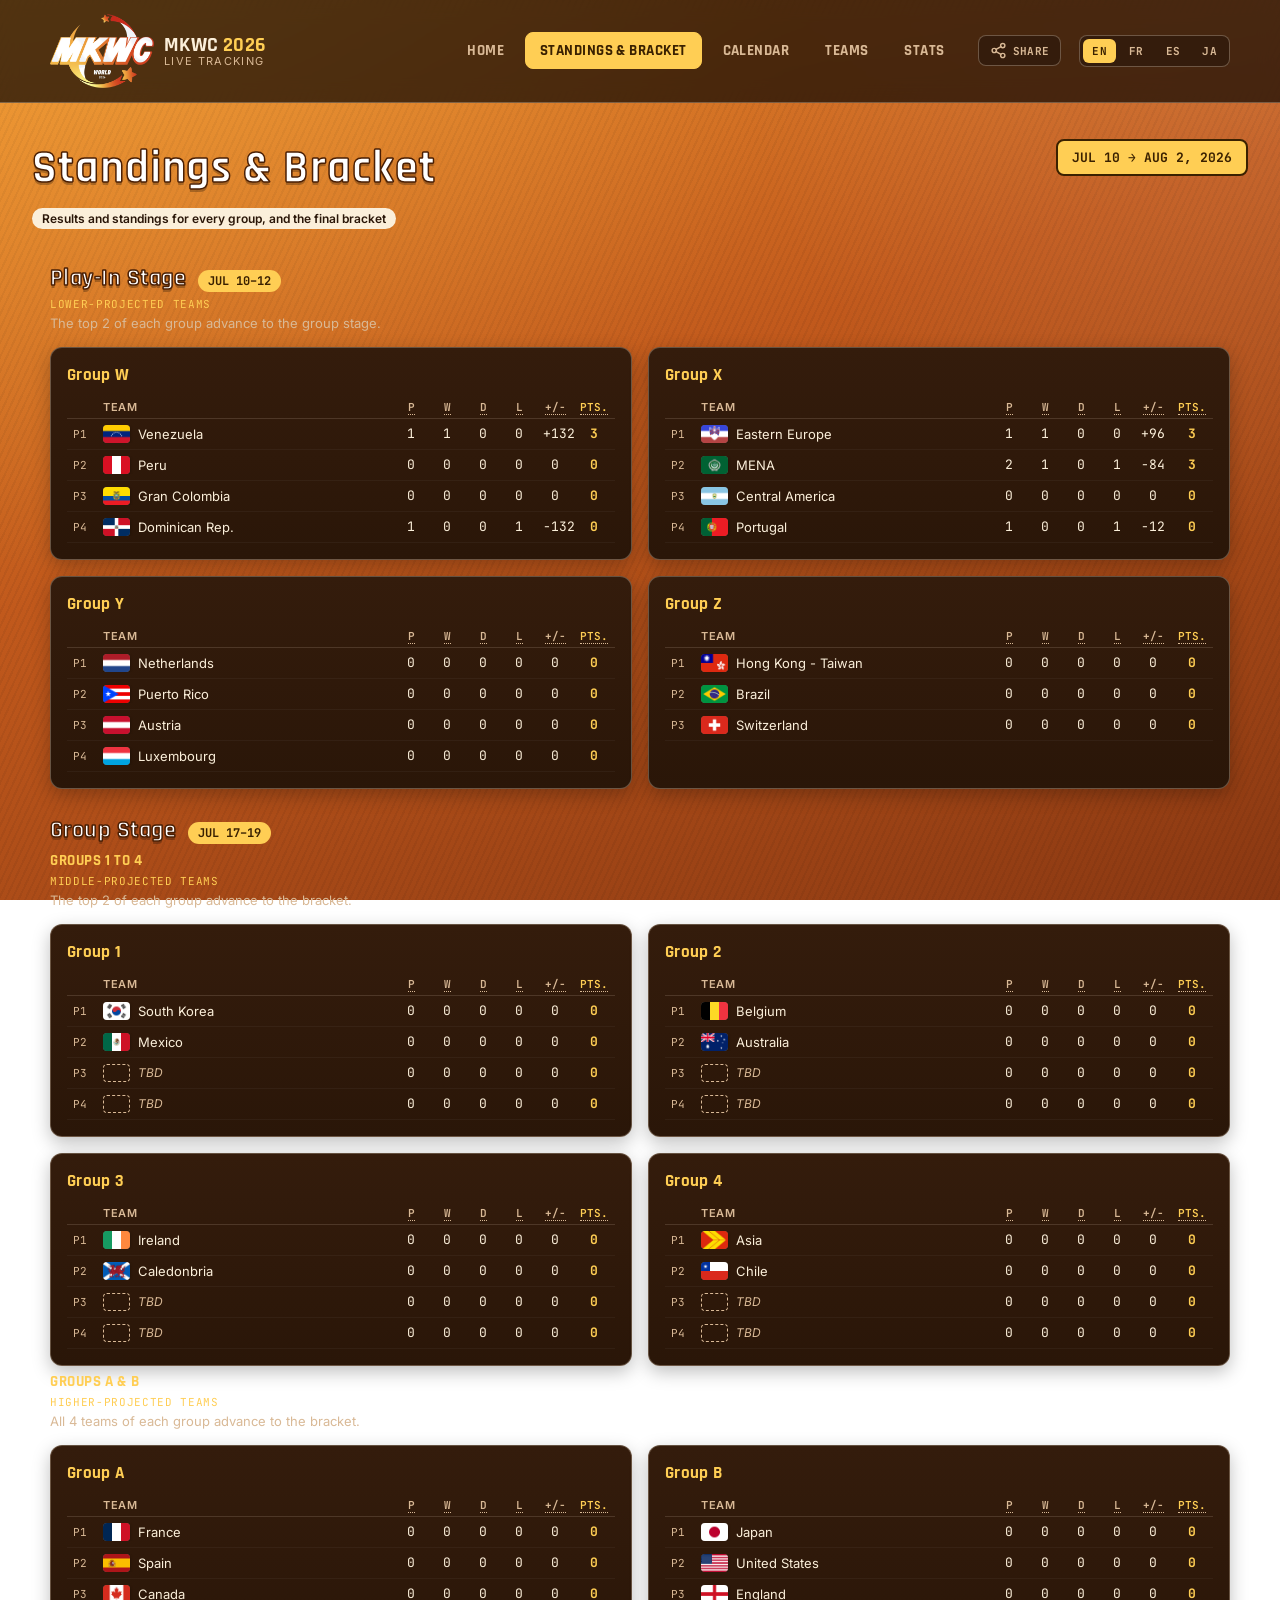
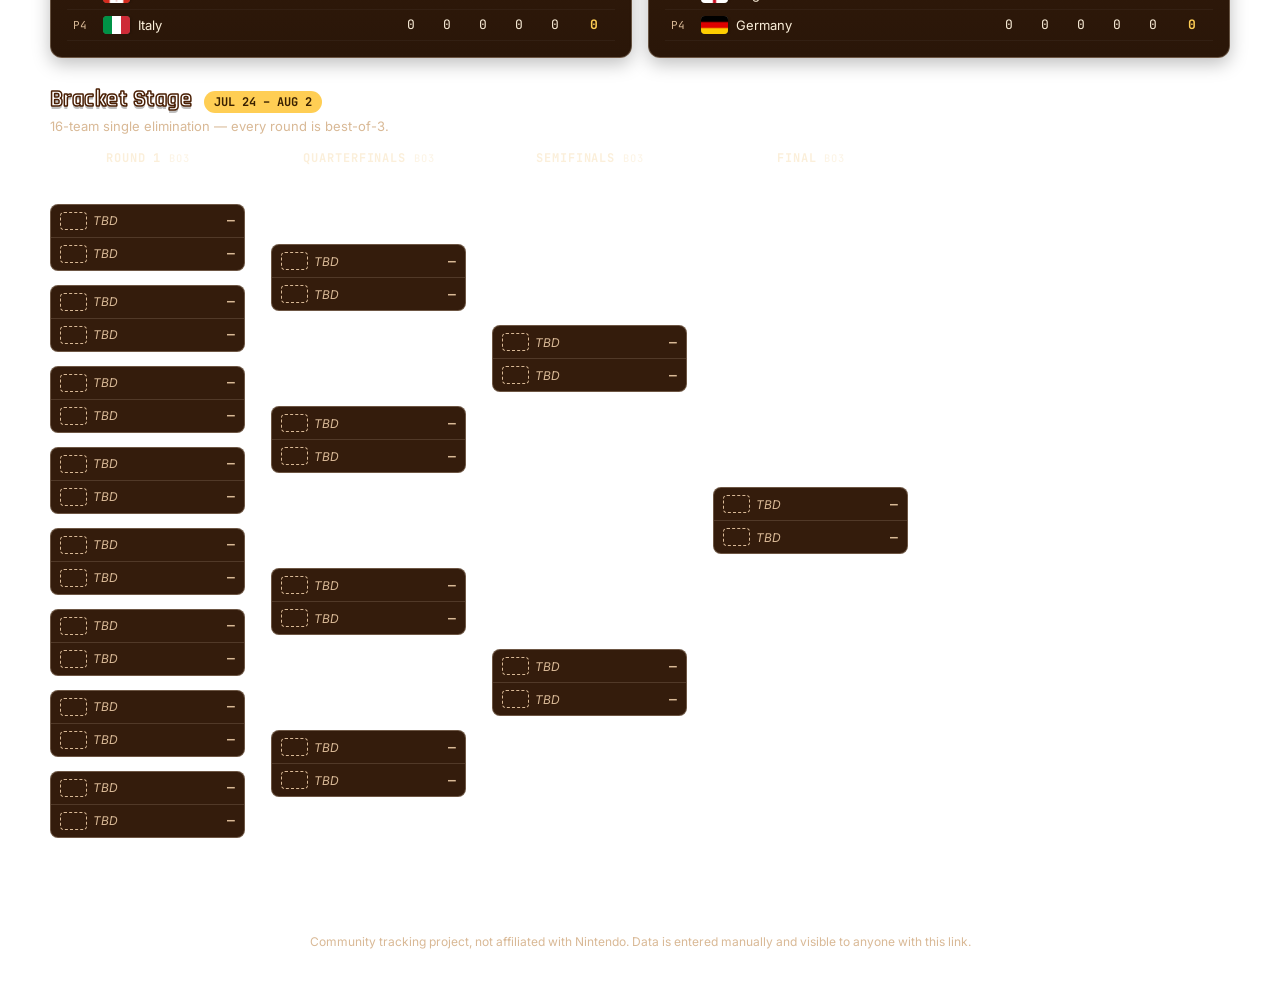
<file: static/standings.html>
<!DOCTYPE html>
<html lang="en">
<head>
<meta charset="UTF-8">
<meta name="viewport" content="width=device-width, initial-scale=1.0">
<title>MKWC 2026 — Standings & Bracket</title>
<link rel="canonical" href="https://kraken8196.github.io/mkwc-tracker/static/standings.html">
<meta name="description" content="Group standings and the final bracket of the 2026 Mario Kart World Cup, updated live.">
<!-- Open Graph / social sharing -->
<meta property="og:site_name" content="MKWC 2026">
<meta property="og:type" content="website">
<meta property="og:title" content="MKWC 2026 — Standings & Bracket">
<meta property="og:description" content="Follow the group standings and final bracket of the 2026 Mario Kart World Cup, updated live.">
<meta property="og:url" content="https://kraken8196.github.io/mkwc-tracker/static/standings.html">
<meta property="og:image" content="https://kraken8196.github.io/mkwc-tracker/static/img/social-card.png">
<meta property="og:image:width" content="630">
<meta property="og:image:height" content="630">
<meta name="twitter:card" content="summary_large_image">
<meta name="twitter:title" content="MKWC 2026 — Standings & Bracket">
<meta name="twitter:description" content="Group standings and the final bracket of the 2026 Mario Kart World Cup, live.">
<meta name="twitter:image" content="https://kraken8196.github.io/mkwc-tracker/static/img/social-card.png">
<meta name="theme-color" content="#C1591C">
<link rel="preconnect" href="https://fonts.googleapis.com">
<link rel="preconnect" href="https://fonts.gstatic.com" crossorigin>
<link rel="stylesheet" href="https://fonts.googleapis.com/css2?family=Rajdhani:wght@600;700&family=Inter:wght@400;500;600&family=JetBrains+Mono:wght@500;700&display=swap" media="print" onload="this.media='all'">
<noscript><link rel="stylesheet" href="https://fonts.googleapis.com/css2?family=Rajdhani:wght@600;700&family=Inter:wght@400;500;600&family=JetBrains+Mono:wght@500;700&display=swap"></noscript>
<link rel="stylesheet" href="assets/style.css">
<link rel="icon" href="img/logo.png">
</head>
<body>
<div id="loadScreen" style="position:fixed;inset:0;z-index:999999;background:
  radial-gradient(circle at 12% -10%, rgba(255,206,84,0.25), transparent 45%),
  radial-gradient(circle at 100% 0%, rgba(255,255,255,0.10), transparent 35%),
  repeating-linear-gradient(115deg, rgba(0,0,0,0.05) 0 2px, transparent 2px 6px),
  linear-gradient(160deg, #F0942F 0%, #C1591C 45%, #8A3812 100%);
"></div>
<script>setTimeout(()=>{ const ls = document.getElementById('loadScreen'); if(ls) ls.remove(); }, 6000);</script>

<header>
  <div class="header-inner">
    <a class="brand" id="brandLogo" href="home.html" style="text-decoration:none;">
      <img class="brand-mark" src="img/logo.png" alt="MKWC">
      <div class="brand-text">
        <div class="t1 display">MKWC <span>2026</span></div>
        <div class="t2" data-i18n="liveTracking">Suivi en direct</div>
      </div>
    </a>
    <button class="nav-toggle" id="navToggle" aria-label="Menu" aria-expanded="false" aria-controls="primaryNav">
      <svg class="ic-open" viewBox="0 0 24 24" width="22" height="22" fill="none" stroke="currentColor" stroke-width="2.2" stroke-linecap="round"><line x1="4" y1="7" x2="20" y2="7"></line><line x1="4" y1="12" x2="20" y2="12"></line><line x1="4" y1="17" x2="20" y2="17"></line></svg>
      <svg class="ic-close" viewBox="0 0 24 24" width="22" height="22" fill="none" stroke="currentColor" stroke-width="2.2" stroke-linecap="round"><line x1="6" y1="6" x2="18" y2="18"></line><line x1="18" y1="6" x2="6" y2="18"></line></svg>
    </button>
    <nav id="primaryNav">
      <a class="navbtn" data-view="home" data-i18n="navHome" href="home.html">Accueil</a>
      <a class="navbtn active" data-view="standings" data-i18n="navStandings" href="standings.html">Classements &amp; Bracket</a>
      <a class="navbtn" data-view="calendar" data-i18n="navCalendar" href="calendar.html">Calendrier</a>
      <a class="navbtn" data-view="teams" data-i18n="navTeams" href="teams.html">Équipes</a>
      <a class="navbtn" data-view="players" data-i18n="navPlayers" href="stats.html">Joueurs</a>
    </nav>
    <button class="share-btn" id="shareBtn" title="Partager" aria-label="Partager">
      <svg viewBox="0 0 24 24" width="17" height="17" fill="none" stroke="currentColor" stroke-width="2" stroke-linecap="round" stroke-linejoin="round"><circle cx="18" cy="5" r="3"></circle><circle cx="6" cy="12" r="3"></circle><circle cx="18" cy="19" r="3"></circle><line x1="8.6" y1="13.5" x2="15.4" y2="17.5"></line><line x1="15.4" y1="6.5" x2="8.6" y2="10.5"></line></svg>
      <span class="share-label" data-i18n="share">Partager</span>
    </button>
    <div class="lang-switch" id="langSwitch"></div>
  </div>
</header>

<div class="hero">
  <div class="hero-titles">
    <h1 class="outline" id="heroTitle">Coupe du Monde Mario Kart World</h1>
    <div class="sub" id="heroSub">31 équipes nationales · Qualification → Phase de groupes → Bracket final</div>
  </div>
  <div class="dates" data-i18n="heroDates">10 JUIL → 2 AOÛT 2026</div>
</div>

<main>

<section id="view-home"></section>
<section id="view-standings" class="active"></section>
<section id="view-calendar"></section>
<section id="view-teams"></section>
<section id="view-match"></section>
<section id="view-player"></section>
<section id="view-players"></section>
<section id="view-nutshell"></section>
<section id="view-groupnutshell"></section>
<section id="view-bracketnutshell"></section>
<section id="view-wrap"></section>

</main>

<footer data-i18n="footer">Projet de suivi communautaire, non affilié à Nintendo. Les données sont saisies manuellement et visibles par toute personne ayant ce lien.</footer>

<script>window.MKWC_INITIAL_VIEW = 'standings';</script>
<script src="assets/data.js"></script>
<script src="assets/app.js"></script>
<script defer src="https://cdn.counter.dev/script.js" data-id="45966b52-f9be-4362-a3f1-a034ae52e05d" data-utcoffset="2"></script>
</body>
</html>
</file>
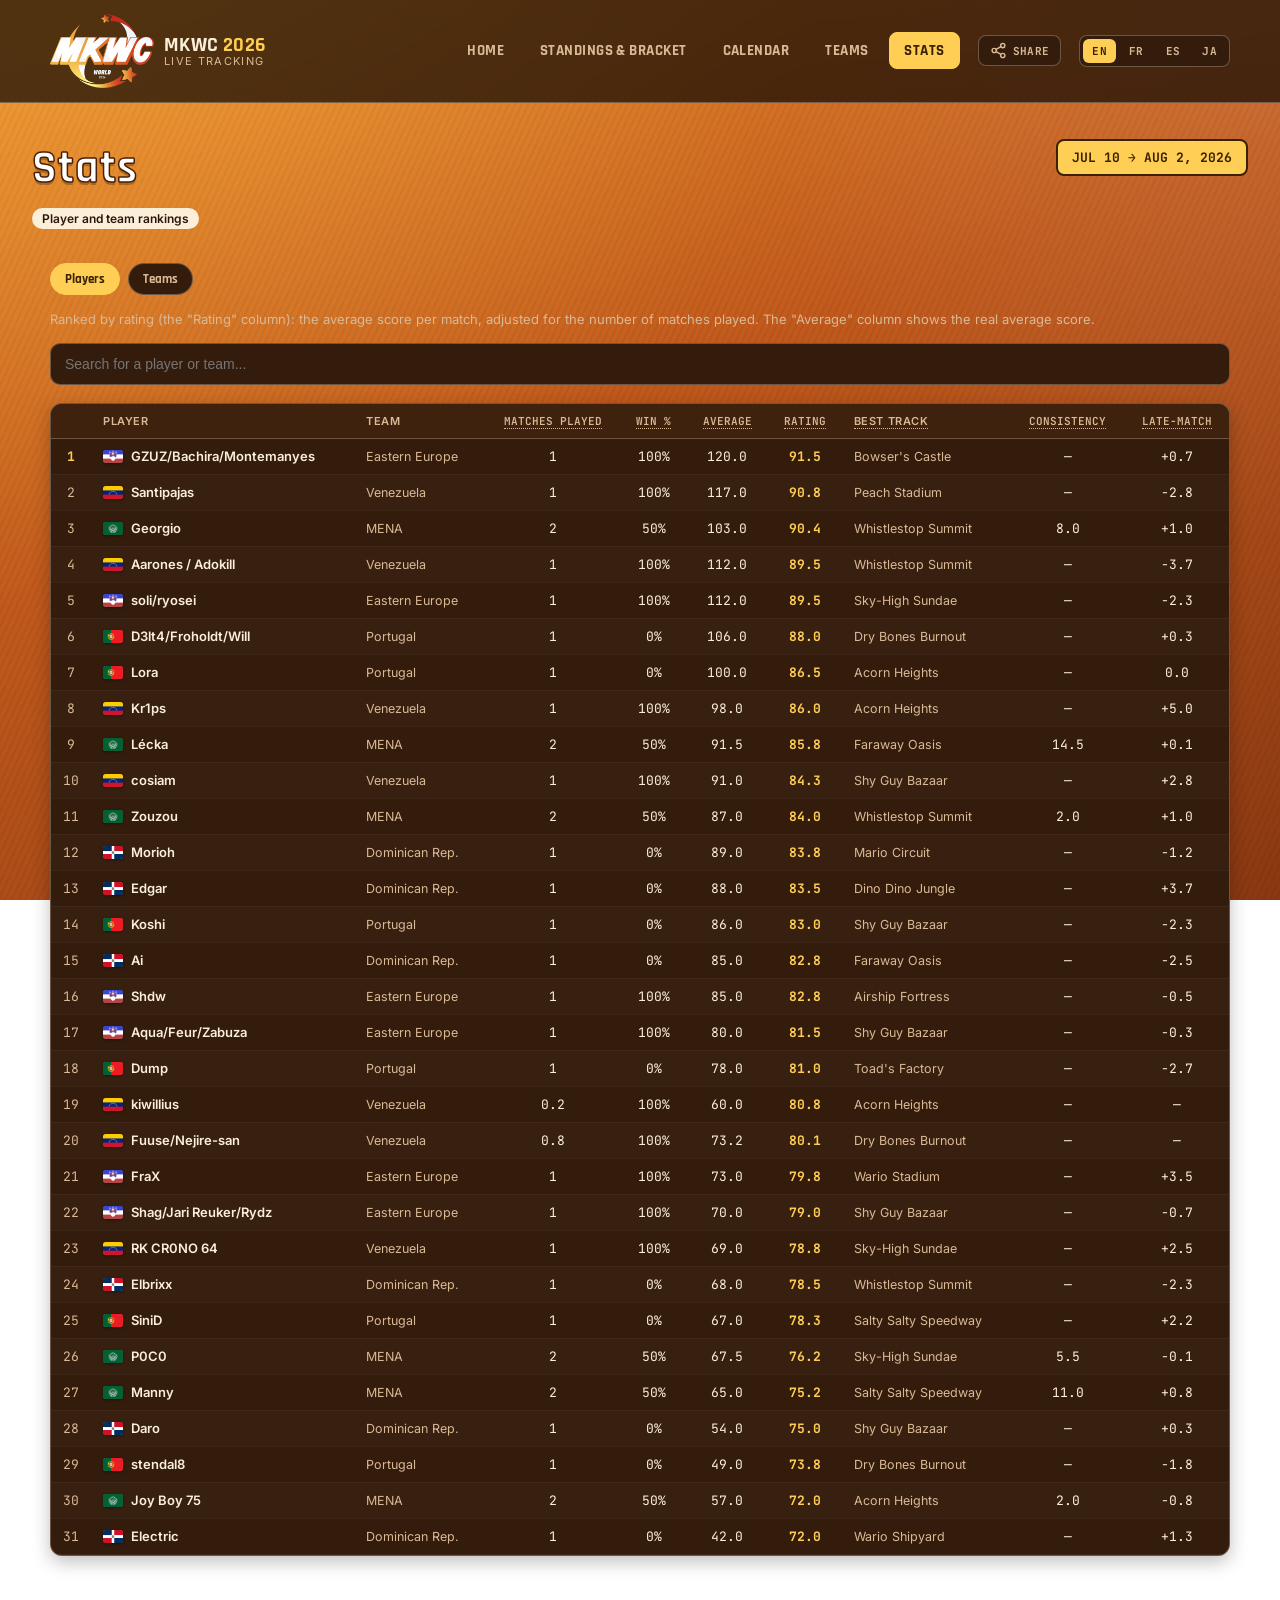
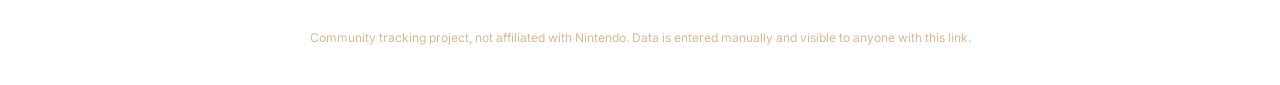
<file: static/stats.html>
<!DOCTYPE html>
<html lang="en">
<head>
<meta charset="UTF-8">
<meta name="viewport" content="width=device-width, initial-scale=1.0">
<title>MKWC 2026 — Player stats</title>
<link rel="canonical" href="https://kraken8196.github.io/mkwc-tracker/static/stats.html">
<meta name="description" content="Player rankings and stats for the 2026 Mario Kart World Cup: average, consistency, late-match and more.">
<!-- Open Graph / social sharing -->
<meta property="og:site_name" content="MKWC 2026">
<meta property="og:type" content="website">
<meta property="og:title" content="MKWC 2026 — Player stats">
<meta property="og:description" content="Player rankings and stats for the 2026 Mario Kart World Cup: average, consistency, late-match and more.">
<meta property="og:url" content="https://kraken8196.github.io/mkwc-tracker/static/stats.html">
<meta property="og:image" content="https://kraken8196.github.io/mkwc-tracker/static/img/social-card.png">
<meta property="og:image:width" content="630">
<meta property="og:image:height" content="630">
<meta name="twitter:card" content="summary_large_image">
<meta name="twitter:title" content="MKWC 2026 — Player stats">
<meta name="twitter:description" content="Player rankings and stats for the 2026 Mario Kart World Cup.">
<meta name="twitter:image" content="https://kraken8196.github.io/mkwc-tracker/static/img/social-card.png">
<meta name="theme-color" content="#C1591C">
<link rel="preconnect" href="https://fonts.googleapis.com">
<link rel="preconnect" href="https://fonts.gstatic.com" crossorigin>
<link rel="stylesheet" href="https://fonts.googleapis.com/css2?family=Rajdhani:wght@600;700&family=Inter:wght@400;500;600&family=JetBrains+Mono:wght@500;700&display=swap" media="print" onload="this.media='all'">
<noscript><link rel="stylesheet" href="https://fonts.googleapis.com/css2?family=Rajdhani:wght@600;700&family=Inter:wght@400;500;600&family=JetBrains+Mono:wght@500;700&display=swap"></noscript>
<link rel="stylesheet" href="assets/style.css">
<link rel="icon" href="img/logo.png">
</head>
<body>
<div id="loadScreen" style="position:fixed;inset:0;z-index:999999;background:
  radial-gradient(circle at 12% -10%, rgba(255,206,84,0.25), transparent 45%),
  radial-gradient(circle at 100% 0%, rgba(255,255,255,0.10), transparent 35%),
  repeating-linear-gradient(115deg, rgba(0,0,0,0.05) 0 2px, transparent 2px 6px),
  linear-gradient(160deg, #F0942F 0%, #C1591C 45%, #8A3812 100%);
"></div>
<script>setTimeout(()=>{ const ls = document.getElementById('loadScreen'); if(ls) ls.remove(); }, 6000);</script>

<header>
  <div class="header-inner">
    <a class="brand" id="brandLogo" href="home.html" style="text-decoration:none;">
      <img class="brand-mark" src="img/logo.png" alt="MKWC">
      <div class="brand-text">
        <div class="t1 display">MKWC <span>2026</span></div>
        <div class="t2" data-i18n="liveTracking">Suivi en direct</div>
      </div>
    </a>
    <button class="nav-toggle" id="navToggle" aria-label="Menu" aria-expanded="false" aria-controls="primaryNav">
      <svg class="ic-open" viewBox="0 0 24 24" width="22" height="22" fill="none" stroke="currentColor" stroke-width="2.2" stroke-linecap="round"><line x1="4" y1="7" x2="20" y2="7"></line><line x1="4" y1="12" x2="20" y2="12"></line><line x1="4" y1="17" x2="20" y2="17"></line></svg>
      <svg class="ic-close" viewBox="0 0 24 24" width="22" height="22" fill="none" stroke="currentColor" stroke-width="2.2" stroke-linecap="round"><line x1="6" y1="6" x2="18" y2="18"></line><line x1="18" y1="6" x2="6" y2="18"></line></svg>
    </button>
    <nav id="primaryNav">
      <a class="navbtn" data-view="home" data-i18n="navHome" href="home.html">Accueil</a>
      <a class="navbtn" data-view="standings" data-i18n="navStandings" href="standings.html">Classements &amp; Bracket</a>
      <a class="navbtn" data-view="calendar" data-i18n="navCalendar" href="calendar.html">Calendrier</a>
      <a class="navbtn" data-view="teams" data-i18n="navTeams" href="teams.html">Équipes</a>
      <a class="navbtn active" data-view="players" data-i18n="navPlayers" href="stats.html">Joueurs</a>
    </nav>
    <button class="share-btn" id="shareBtn" title="Partager" aria-label="Partager">
      <svg viewBox="0 0 24 24" width="17" height="17" fill="none" stroke="currentColor" stroke-width="2" stroke-linecap="round" stroke-linejoin="round"><circle cx="18" cy="5" r="3"></circle><circle cx="6" cy="12" r="3"></circle><circle cx="18" cy="19" r="3"></circle><line x1="8.6" y1="13.5" x2="15.4" y2="17.5"></line><line x1="15.4" y1="6.5" x2="8.6" y2="10.5"></line></svg>
      <span class="share-label" data-i18n="share">Partager</span>
    </button>
    <div class="lang-switch" id="langSwitch"></div>
  </div>
</header>

<div class="hero">
  <div class="hero-titles">
    <h1 class="outline" id="heroTitle">Coupe du Monde Mario Kart World</h1>
    <div class="sub" id="heroSub">31 équipes nationales · Qualification → Phase de groupes → Bracket final</div>
  </div>
  <div class="dates" data-i18n="heroDates">10 JUIL → 2 AOÛT 2026</div>
</div>

<main>

<section id="view-home"></section>
<section id="view-standings"></section>
<section id="view-calendar"></section>
<section id="view-teams"></section>
<section id="view-match"></section>
<section id="view-player"></section>
<section id="view-players" class="active"></section>
<section id="view-nutshell"></section>
<section id="view-groupnutshell"></section>
<section id="view-bracketnutshell"></section>
<section id="view-wrap"></section>

</main>

<footer data-i18n="footer">Projet de suivi communautaire, non affilié à Nintendo. Les données sont saisies manuellement et visibles par toute personne ayant ce lien.</footer>

<script>window.MKWC_INITIAL_VIEW = 'players';</script>
<script src="assets/data.js"></script>
<script src="assets/app.js"></script>
<script defer src="https://cdn.counter.dev/script.js" data-id="45966b52-f9be-4362-a3f1-a034ae52e05d" data-utcoffset="2"></script>
</body>
</html>
</file>
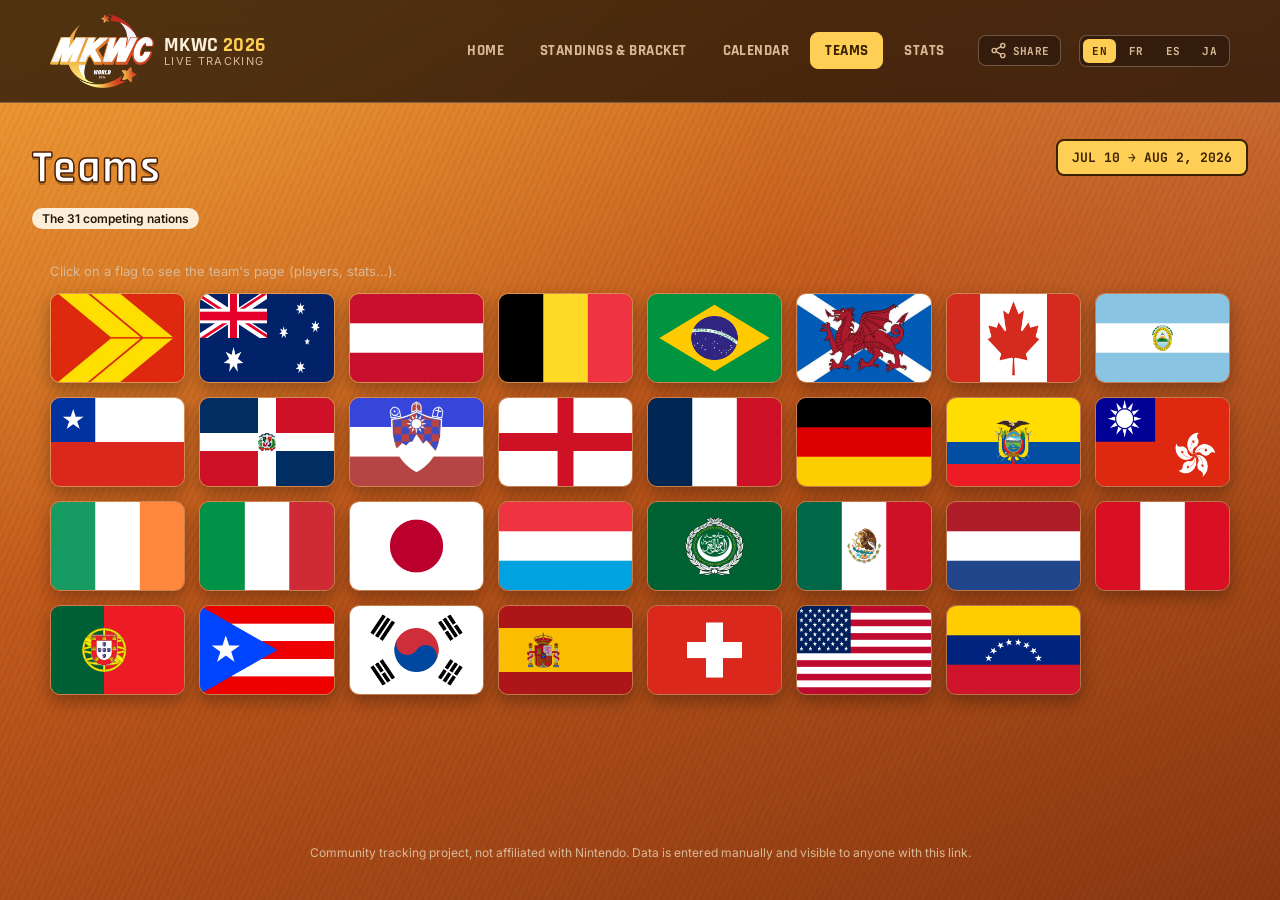
<file: static/teams.html>
<!DOCTYPE html>
<html lang="en">
<head>
<meta charset="UTF-8">
<meta name="viewport" content="width=device-width, initial-scale=1.0">
<title>MKWC 2026 — Teams</title>
<link rel="canonical" href="https://kraken8196.github.io/mkwc-tracker/static/teams.html">
<meta name="description" content="The 31 national teams of the 2026 Mario Kart World Cup: rosters, results and statistics.">
<!-- Open Graph / social sharing -->
<meta property="og:site_name" content="MKWC 2026">
<meta property="og:type" content="website">
<meta property="og:title" content="MKWC 2026 — Teams">
<meta property="og:description" content="The 31 national teams of the 2026 Mario Kart World Cup: rosters, results and statistics.">
<meta property="og:url" content="https://kraken8196.github.io/mkwc-tracker/static/teams.html">
<meta property="og:image" content="https://kraken8196.github.io/mkwc-tracker/static/img/social-card.png">
<meta property="og:image:width" content="630">
<meta property="og:image:height" content="630">
<meta name="twitter:card" content="summary_large_image">
<meta name="twitter:title" content="MKWC 2026 — Teams">
<meta name="twitter:description" content="The 31 national teams of the 2026 Mario Kart World Cup: rosters, results and stats.">
<meta name="twitter:image" content="https://kraken8196.github.io/mkwc-tracker/static/img/social-card.png">
<meta name="theme-color" content="#C1591C">
<link rel="preconnect" href="https://fonts.googleapis.com">
<link rel="preconnect" href="https://fonts.gstatic.com" crossorigin>
<link rel="stylesheet" href="https://fonts.googleapis.com/css2?family=Rajdhani:wght@600;700&family=Inter:wght@400;500;600&family=JetBrains+Mono:wght@500;700&display=swap" media="print" onload="this.media='all'">
<noscript><link rel="stylesheet" href="https://fonts.googleapis.com/css2?family=Rajdhani:wght@600;700&family=Inter:wght@400;500;600&family=JetBrains+Mono:wght@500;700&display=swap"></noscript>
<link rel="stylesheet" href="assets/style.css">
<link rel="icon" href="img/logo.png">
</head>
<body>
<div id="loadScreen" style="position:fixed;inset:0;z-index:999999;background:
  radial-gradient(circle at 12% -10%, rgba(255,206,84,0.25), transparent 45%),
  radial-gradient(circle at 100% 0%, rgba(255,255,255,0.10), transparent 35%),
  repeating-linear-gradient(115deg, rgba(0,0,0,0.05) 0 2px, transparent 2px 6px),
  linear-gradient(160deg, #F0942F 0%, #C1591C 45%, #8A3812 100%);
"></div>
<script>setTimeout(()=>{ const ls = document.getElementById('loadScreen'); if(ls) ls.remove(); }, 6000);</script>

<header>
  <div class="header-inner">
    <a class="brand" id="brandLogo" href="home.html" style="text-decoration:none;">
      <img class="brand-mark" src="img/logo.png" alt="MKWC">
      <div class="brand-text">
        <div class="t1 display">MKWC <span>2026</span></div>
        <div class="t2" data-i18n="liveTracking">Suivi en direct</div>
      </div>
    </a>
    <button class="nav-toggle" id="navToggle" aria-label="Menu" aria-expanded="false" aria-controls="primaryNav">
      <svg class="ic-open" viewBox="0 0 24 24" width="22" height="22" fill="none" stroke="currentColor" stroke-width="2.2" stroke-linecap="round"><line x1="4" y1="7" x2="20" y2="7"></line><line x1="4" y1="12" x2="20" y2="12"></line><line x1="4" y1="17" x2="20" y2="17"></line></svg>
      <svg class="ic-close" viewBox="0 0 24 24" width="22" height="22" fill="none" stroke="currentColor" stroke-width="2.2" stroke-linecap="round"><line x1="6" y1="6" x2="18" y2="18"></line><line x1="18" y1="6" x2="6" y2="18"></line></svg>
    </button>
    <nav id="primaryNav">
      <a class="navbtn" data-view="home" data-i18n="navHome" href="home.html">Accueil</a>
      <a class="navbtn" data-view="standings" data-i18n="navStandings" href="standings.html">Classements &amp; Bracket</a>
      <a class="navbtn" data-view="calendar" data-i18n="navCalendar" href="calendar.html">Calendrier</a>
      <a class="navbtn active" data-view="teams" data-i18n="navTeams" href="teams.html">Équipes</a>
      <a class="navbtn" data-view="players" data-i18n="navPlayers" href="stats.html">Joueurs</a>
    </nav>
    <button class="share-btn" id="shareBtn" title="Partager" aria-label="Partager">
      <svg viewBox="0 0 24 24" width="17" height="17" fill="none" stroke="currentColor" stroke-width="2" stroke-linecap="round" stroke-linejoin="round"><circle cx="18" cy="5" r="3"></circle><circle cx="6" cy="12" r="3"></circle><circle cx="18" cy="19" r="3"></circle><line x1="8.6" y1="13.5" x2="15.4" y2="17.5"></line><line x1="15.4" y1="6.5" x2="8.6" y2="10.5"></line></svg>
      <span class="share-label" data-i18n="share">Partager</span>
    </button>
    <div class="lang-switch" id="langSwitch"></div>
  </div>
</header>

<div class="hero">
  <div class="hero-titles">
    <h1 class="outline" id="heroTitle">Coupe du Monde Mario Kart World</h1>
    <div class="sub" id="heroSub">31 équipes nationales · Qualification → Phase de groupes → Bracket final</div>
  </div>
  <div class="dates" data-i18n="heroDates">10 JUIL → 2 AOÛT 2026</div>
</div>

<main>

<section id="view-home"></section>
<section id="view-standings"></section>
<section id="view-calendar"></section>
<section id="view-teams" class="active"></section>
<section id="view-match"></section>
<section id="view-player"></section>
<section id="view-players"></section>
<section id="view-nutshell"></section>
<section id="view-groupnutshell"></section>
<section id="view-bracketnutshell"></section>
<section id="view-wrap"></section>

</main>

<footer data-i18n="footer">Projet de suivi communautaire, non affilié à Nintendo. Les données sont saisies manuellement et visibles par toute personne ayant ce lien.</footer>

<script>window.MKWC_INITIAL_VIEW = 'teams';</script>
<script src="assets/data.js"></script>
<script src="assets/app.js"></script>
<script defer src="https://cdn.counter.dev/script.js" data-id="45966b52-f9be-4362-a3f1-a034ae52e05d" data-utcoffset="2"></script>
</body>
</html>
</file>
<file: static/assets/style.css>
:root{
    --orange-1:#F0942F;
    --orange-2:#C1591C;
    --orange-3:#8A3812;
    --panel:#2A1608;
    --panel-2:#341C0C;
    --panel-3:#3E220E;
    --line:rgba(255,235,210,0.14);
    --line-strong:rgba(255,235,210,0.28);
    --cream:#FBEFDA;
    --dim:#D9B996;
    --gold:#FFCE54;
    --green:#3ECF6B;
    --red:#E5484D;
    --blue:#59C7E8;
    --radius:12px;
  }
  *{box-sizing:border-box;}
  html,body{margin:0;padding:0;}
  /* Never let a stray wide element push the whole page sideways on a phone —
     wide content (tables, bracket) scrolls inside its own container instead. */
  html,body{overflow-x:hidden;max-width:100%;}
  body{
    color:var(--cream);
    font-family:'Inter',sans-serif;
    min-height:100vh;
    display:flex;
    flex-direction:column;
    background:
      radial-gradient(circle at 12% -10%, rgba(255,206,84,0.25), transparent 45%),
      radial-gradient(circle at 100% 0%, rgba(255,255,255,0.10), transparent 35%),
      repeating-linear-gradient(115deg, rgba(0,0,0,0.05) 0 2px, transparent 2px 6px),
      linear-gradient(160deg, var(--orange-1) 0%, var(--orange-2) 45%, var(--orange-3) 100%);
    background-attachment:fixed;
  }
  h1,h2,h3,.display{
    font-family:'Rajdhani',sans-serif;
    font-weight:700;
    letter-spacing:0.02em;
    margin:0;
  }
  .mono{font-family:'JetBrains Mono',monospace;}
  .outline{
    color:#fff;
    -webkit-text-stroke:1.5px #4a1f04;
    text-stroke:1.5px #4a1f04;
    text-shadow:0 3px 0 rgba(0,0,0,0.25);
  }
  /* Japanese: the Latin-style outline stroke makes dense kanji/kana strokes bleed into
     each other. Drop the stroke and lean on a stronger shadow to keep white titles
     legible on the orange background. */
  html[lang="ja"] .outline{
    -webkit-text-stroke:0;
    text-stroke:0;
    text-shadow:0 2px 3px rgba(74,31,4,0.9), 0 1px 0 rgba(0,0,0,0.35);
  }

  /* ---------- header ---------- */
  header{
    position:sticky; top:0; z-index:30;
    background:rgba(20,10,3,0.72);
    backdrop-filter:blur(10px);
    -webkit-backdrop-filter:blur(10px);
    border-bottom:1px solid var(--line-strong);
  }
  .header-inner{
    max-width:1220px; margin:0 auto; padding:14px 20px;
    display:flex; align-items:center; gap:18px; flex-wrap:nowrap;
    overflow-x:auto; scrollbar-width:none;
  }
  .header-inner::-webkit-scrollbar{display:none;}
  .brand{display:flex; align-items:center; gap:10px; flex-shrink:0; text-decoration:none; color:var(--cream);}
  .brand-mark{
    width:104px;height:auto;flex-shrink:0;
  }
  .brand-text{line-height:1.05;}
  .brand-text .t1{font-size:20px;color:var(--cream);}
  .brand-text .t1 span{color:var(--gold);}
  .brand-text .t2{font-size:11px;color:var(--dim);text-transform:uppercase;letter-spacing:0.12em;}
  nav{display:flex;gap:6px;margin-left:auto;flex-wrap:nowrap;flex-shrink:0;}
  .navbtn{
    background:transparent;border:1px solid transparent;color:var(--dim);text-decoration:none;
    padding:8px 14px;border-radius:8px;font-family:'Rajdhani',sans-serif;font-weight:700;
    font-size:15px;letter-spacing:0.03em;cursor:pointer;text-transform:uppercase;white-space:nowrap;flex-shrink:0;
  }
  .navbtn:hover{color:#fff;}
  .navbtn.active{background:var(--gold);color:#3a2100;border-color:var(--gold);}
  /* Hamburger: desktop hides it (inline nav is shown); mobile shows it. */
  .nav-toggle{display:none;background:transparent;border:1px solid var(--line-strong);color:var(--cream);
    border-radius:8px;padding:6px;margin-left:auto;cursor:pointer;line-height:0;flex-shrink:0;}
  .nav-toggle .ic-close{display:none;}
  .nav-backdrop{display:none;}
  .adminbtn{
    background:transparent;border:1px solid transparent;color:var(--dim);
    padding:6px 9px;border-radius:8px;font-size:13px;cursor:pointer;font-family:'JetBrains Mono',monospace;
    white-space:nowrap;flex-shrink:0;opacity:0.35;transition:opacity .15s, background .15s, border-color .15s;
  }
  .adminbtn:hover{opacity:1;background:var(--panel-2);border-color:var(--line-strong);}
  .adminbtn.on{color:#fff;background:var(--red);border-color:var(--red);opacity:1;}

  .lang-switch{display:flex;gap:4px;background:var(--panel-2);border:1px solid var(--line-strong);border-radius:8px;padding:3px;flex-shrink:0;}
  .lang-switch button{
    background:transparent;border:none;color:var(--dim);padding:5px 9px;border-radius:6px;
    font-family:'JetBrains Mono',monospace;font-size:11px;font-weight:700;cursor:pointer;letter-spacing:0.03em;
  }
  .lang-switch button:hover{color:var(--cream);}
  .lang-switch button.active{background:var(--gold);color:#3a2100;}
  /* Share button in the header — shares the current view's URL. */
  .share-btn{
    display:inline-flex;align-items:center;gap:6px;flex-shrink:0;cursor:pointer;
    background:var(--panel-2);border:1px solid var(--line-strong);border-radius:8px;
    color:var(--dim);padding:6px 11px;font-family:'JetBrains Mono',monospace;font-size:11px;
    font-weight:700;letter-spacing:0.03em;text-transform:uppercase;transition:color .15s, border-color .15s;
  }
  .share-btn:hover{color:var(--cream);border-color:var(--gold);}
  .share-btn.copied{color:var(--gold);border-color:var(--gold);}
  .share-btn svg{display:block;}
  @media (max-width:680px){ .share-btn .share-label{display:none;} .share-btn{padding:6px 8px;} }

  /* ---------- hero ---------- */
  .hero{
    width:100%;padding:36px 32px 14px;
    display:flex;align-items:flex-start;justify-content:space-between;gap:16px;flex-wrap:nowrap;
    box-sizing:border-box;
  }
  .hero-titles{min-width:0;flex:1 1 auto;}
  .hero h1{font-size:clamp(20px,4vw,46px);overflow-wrap:break-word;}
  .hero .sub{color:var(--panel);background:var(--cream);display:inline-block;padding:3px 10px;border-radius:20px;font-size:12px;font-weight:600;margin-top:10px;}
  .hero .dates{
    flex:0 0 auto;white-space:nowrap;
    font-family:'JetBrains Mono',monospace;font-size:13px;color:#3a2100;
    border:2px solid #3a2100;padding:8px 14px;border-radius:8px;background:var(--gold);
    font-weight:700;
  }

  main{max-width:1220px;margin:0 auto;padding:20px;width:100%;flex:1;box-sizing:border-box;}

  /* pot legend strip — signature element (echoes the seed-pot color blocks) */

  section{display:none;}
  section.active{display:block;}

  .stage-block{margin-bottom:26px;}
  .stage-head{display:flex;align-items:baseline;gap:12px;margin-bottom:4px;flex-wrap:wrap;}
  .stage-head h2{font-size:24px;}
  .stage-head .stage-date{font-size:12px;color:#3a2100;background:var(--gold);padding:3px 10px;border-radius:20px;font-family:'JetBrains Mono',monospace;font-weight:700;}
  .stage-note{font-size:13px;color:var(--dim);margin-bottom:16px;}
  /* Placeholder shown in a match's detail until race-by-race scores are entered. */
  .track-stats-pending{
    margin-top:20px;padding:16px 18px;border-radius:10px;text-align:center;
    background:var(--panel-2);border:1px dashed var(--line-strong);
    color:var(--dim);font-size:13.5px;line-height:1.5;
  }
  .cal-provisional-note{
    font-size:13px;line-height:1.5;color:var(--dim);
    margin:4px 0 10px;
  }
  .stage-subhead{font-size:15px;font-weight:700;color:var(--gold);font-family:'Rajdhani',sans-serif;margin:6px 0 4px;text-transform:uppercase;letter-spacing:0.04em;}
  .tier-badge{
    font-family:'JetBrains Mono',monospace;font-size:11px;
    text-transform:uppercase;letter-spacing:0.06em;color:var(--gold);
    margin-bottom:4px;
  }

  .groups-grid{display:grid;grid-template-columns:repeat(auto-fit,minmax(300px,1fr));gap:16px;}
  /* Standings group tables are wider (8 columns + a full country name) so give them a
     bigger minimum, letting every name — even "Europe de l'Est" — show in full. */
  .standings-grid{grid-template-columns:repeat(auto-fit,minmax(400px,1fr));}
  .group-card{
    background:linear-gradient(180deg, var(--panel-2), var(--panel));
    border:1px solid var(--line-strong);border-radius:var(--radius);
    padding:16px;box-shadow:0 6px 18px rgba(0,0,0,0.25);
    /* No `contain:content` here: its paint containment would clip the column
       tooltips at the card's edges, making them unreadable. */
  }
  /* Lets a wide group table scroll sideways inside its card on small screens
     instead of overflowing the page. Margin trick keeps the scroll edges flush
     with the card padding. */
  .standings-scroll{overflow-x:auto;-webkit-overflow-scrolling:touch;margin:0 -4px;padding:0 4px;}
  .group-card h3{font-size:17px;color:var(--gold);margin-bottom:10px;display:flex;justify-content:space-between;align-items:center;}
  .group-card h3 .qual-tag{font-size:10px;color:var(--dim);font-family:'JetBrains Mono',monospace;text-transform:none;letter-spacing:0;}

  .phase-banner{
    padding:11px 16px;border-radius:10px;font-family:'Rajdhani',sans-serif;font-weight:700;font-size:15px;
    background:var(--panel-2);border:1px solid var(--line-strong);color:var(--cream);
  }
  .phase-banner.phase-playin, .phase-banner.phase-group, .phase-banner.phase-bracket{
    background:rgba(229,72,77,0.12);border-color:var(--red);color:var(--cream);
  }
  .phase-banner.phase-after{background:rgba(255,206,84,0.12);border-color:var(--gold);}
  .phase-countdown{
    font-family:'JetBrains Mono',monospace;font-size:26px;color:var(--gold);font-weight:700;
    margin-top:8px;letter-spacing:0.03em;
  }
  .live-now-block{margin-top:18px;}
  .live-now-title{
    font-size:13px;color:var(--red);text-transform:uppercase;letter-spacing:0.08em;
    font-family:'JetBrains Mono',monospace;margin-bottom:8px;display:flex;align-items:center;gap:7px;
  }
  .live-now-title::before{
    content:'';width:8px;height:8px;border-radius:50%;background:var(--red);
    box-shadow:0 0 0 0 rgba(229,72,77,0.6); animation:live-pulse 1.6s infinite;
  }
  @keyframes live-pulse{
    0%{box-shadow:0 0 0 0 rgba(229,72,77,0.6);}
    70%{box-shadow:0 0 0 7px rgba(229,72,77,0);}
    100%{box-shadow:0 0 0 0 rgba(229,72,77,0);}
  }

  /* Next-match hero block: the home page's main hook, with a live countdown. */
  .next-match-block{
    margin-top:16px;padding:15px 18px;border-radius:11px;text-align:center;
    background:linear-gradient(160deg, rgba(255,206,84,0.14), rgba(240,148,47,0.10));
    border:1px solid var(--gold);
  }
  .nmb-label{
    font-size:11px;color:var(--gold);text-transform:uppercase;letter-spacing:0.1em;
    font-family:'JetBrains Mono',monospace;font-weight:700;margin-bottom:9px;
  }
  /* Each match inside the block is individually clickable to its detail. */
  .nmb-match{
    padding:9px 8px;border-radius:9px;cursor:pointer;transition:transform .15s, box-shadow .15s, background .15s;
  }
  .nmb-match:hover{transform:translateY(-1px);box-shadow:0 6px 16px rgba(0,0,0,0.28);background:rgba(255,206,84,0.08);}
  /* When two or more matches share the slot, a hairline divider separates them. */
  .next-match-block-multi .nmb-match + .nmb-match{
    border-top:1px solid rgba(255,206,84,0.22);margin-top:4px;padding-top:12px;
  }
  .nmb-teams{display:flex;align-items:center;justify-content:center;gap:16px;flex-wrap:wrap;}
  .nmb-team{display:flex;align-items:center;gap:9px;font-family:'Rajdhani',sans-serif;font-weight:700;font-size:19px;}
  .nmb-vs{font-family:'JetBrains Mono',monospace;color:var(--dim);font-size:14px;text-transform:uppercase;}
  .nmb-meta{font-size:12px;color:var(--dim);margin-top:8px;}
  .nmb-countdown{
    font-family:'JetBrains Mono',monospace;font-size:26px;color:var(--gold);font-weight:700;
    margin-top:12px;letter-spacing:0.04em;
  }

  /* Play-In recap teaser — reads as an "article" card: a document icon in a gold chip,
     a kicker + headline, and a clear "Read" pill. A gold accent rail on the left and a
     warm tint make it stand out from the neutral panels around it, keeping the site's
     orange/gold direction. */
  .nutshell-teaser{
    display:grid;grid-template-columns:auto 1fr auto;align-items:center;column-gap:16px;
    margin:2px 0 26px;padding:16px 18px;border-radius:12px;
    cursor:pointer;text-decoration:none;position:relative;overflow:hidden;
    background:
      linear-gradient(160deg, rgba(255,206,84,0.10), rgba(240,148,47,0.04)),
      linear-gradient(160deg, var(--panel-3), var(--panel-2));
    border:1px solid rgba(255,206,84,0.40);
    box-shadow:0 4px 14px rgba(0,0,0,0.22);
    transition:transform .15s, box-shadow .15s, border-color .15s;
  }
  /* When two recap teasers stack, tighten the gap so they read as one group. */
  .nutshell-teaser + .nutshell-teaser{ margin-top:-16px; }
  /* Gold accent rail down the left edge — the "byline" cue of a press card. */
  .nutshell-teaser::before{
    content:'';position:absolute;left:0;top:0;bottom:0;width:4px;
    background:linear-gradient(180deg, var(--gold), var(--orange-1));
  }
  .nutshell-teaser:hover{transform:translateY(-2px);box-shadow:0 10px 24px rgba(0,0,0,0.32);border-color:var(--gold);}

  .nutshell-teaser .nt-icon{
    display:flex;align-items:center;justify-content:center;width:46px;height:46px;border-radius:11px;
    background:linear-gradient(160deg, var(--gold), var(--orange-1));color:#3a2100;flex-shrink:0;
    box-shadow:0 3px 8px rgba(0,0,0,0.28);
  }
  .nutshell-teaser .nt-body{display:flex;flex-direction:column;gap:3px;min-width:0;}
  .nutshell-teaser .nt-eyebrow{
    font-family:'JetBrains Mono',monospace;font-size:10px;color:var(--gold);
    text-transform:uppercase;letter-spacing:0.14em;
  }
  .nutshell-teaser .nt-title{
    font-family:'Rajdhani',sans-serif;font-weight:700;font-size:22px;color:var(--cream);line-height:1.08;
    text-wrap:balance;
  }
  /* "Read" pill on the right. */
  .nutshell-teaser .nt-cta{
    display:inline-flex;align-items:center;gap:7px;flex-shrink:0;
    font-family:'Rajdhani',sans-serif;font-weight:700;font-size:14px;text-transform:uppercase;letter-spacing:0.04em;
    color:var(--gold);padding:8px 14px;border-radius:8px;border:1px solid rgba(255,206,84,0.45);
    white-space:nowrap;transition:background .15s, color .15s;
  }
  .nutshell-teaser .nt-arrow{transition:transform .15s;}
  .nutshell-teaser:hover .nt-cta{background:var(--gold);color:#3a2100;border-color:var(--gold);}
  .nutshell-teaser:hover .nt-arrow{transform:translateX(3px);}
  @media (max-width:560px){
    .nutshell-teaser{grid-template-columns:auto 1fr;column-gap:12px;row-gap:10px;padding:14px;}
    .nutshell-teaser .nt-cta{grid-column:1 / -1;justify-content:center;}
    .nutshell-teaser .nt-title{font-size:20px;}
  }

  /* Play-In recap article */
  .np-article{max-width:660px;margin:0 auto;}
  .np-eyebrow{font-family:'JetBrains Mono',monospace;font-size:12px;color:var(--gold);text-transform:uppercase;letter-spacing:0.14em;margin:14px 0 12px;}
  .np-title{font-size:clamp(34px,6vw,50px);line-height:1.04;text-wrap:balance;}
  .np-standfirst{font-size:17px;line-height:1.6;color:var(--cream);opacity:0.92;margin:18px 0 0;}
  .np-byline{font-family:'JetBrains Mono',monospace;font-size:12px;color:var(--dim);margin-top:14px;}
  .np-rule{height:1px;background:var(--line-strong);border:0;margin:26px 0 2px;}
  .np-body{font-size:16.5px;line-height:1.75;color:var(--cream);}
  .np-body p{margin:18px 0;}
  .np-body strong{color:#fff;font-weight:600;}
  .np-fig{color:var(--gold);font-weight:700;font-family:'JetBrains Mono',monospace;}
  .np-h2{font-family:'Rajdhani',sans-serif;font-weight:700;font-size:23px;color:var(--gold);text-transform:uppercase;letter-spacing:0.03em;margin:36px 0 2px;}
  .np-score{
    display:flex;align-items:center;justify-content:center;gap:14px;flex-wrap:wrap;
    margin:8px 0;padding:14px 0;border-top:1px solid var(--line);border-bottom:1px solid var(--line);
    font-family:'Rajdhani',sans-serif;font-weight:700;
  }
  .np-score .t{font-size:20px;color:var(--cream);}
  .np-score .n{font-family:'JetBrains Mono',monospace;font-size:30px;color:var(--gold);}
  .np-score .d{color:var(--dim);}

  /* Inline SVG charts inside the wrap-up article. Self-contained, palette-matched. */
  .np-chart{
    margin:22px 0;padding:16px 14px 12px;
    background:linear-gradient(160deg, rgba(74,42,18,0.55), rgba(42,22,8,0.55));
    border:1px solid var(--line);border-radius:var(--radius);
    overflow-x:auto;
  }
  .np-chart svg{display:block;max-width:100%;height:auto;}
  .np-chart figcaption{
    margin-top:10px;font-size:12.5px;line-height:1.5;color:var(--dim);
    text-align:center;font-family:'Inter',sans-serif;
  }

  /* Records grid + headline-stats bar in the wrap-up article. */
  .np-records{display:grid;grid-template-columns:repeat(auto-fit,minmax(210px,1fr));gap:12px;margin:20px 0;}
  .np-rec{
    background:linear-gradient(160deg, rgba(74,42,18,0.55), rgba(42,22,8,0.55));
    border:1px solid var(--line);border-radius:var(--radius);padding:14px 16px;
    display:flex;flex-direction:column;gap:6px;
  }
  .np-rec .r-label{font-family:'JetBrains Mono',monospace;font-size:11px;text-transform:uppercase;letter-spacing:0.08em;color:var(--gold);}
  .np-rec .r-name{font-family:'Rajdhani',sans-serif;font-weight:700;font-size:19px;color:#fff;line-height:1.15;display:flex;align-items:center;gap:7px;flex-wrap:wrap;}
  .np-rec .r-detail{font-size:13px;color:var(--dim);line-height:1.4;}
  .np-rec .flag{flex:0 0 auto;}
  .np-stats{
    display:grid;grid-template-columns:repeat(auto-fit,minmax(120px,1fr));gap:10px;margin:18px 0 4px;
    text-align:center;
  }
  .np-stat{background:rgba(255,235,210,0.04);border:1px solid var(--line);border-radius:var(--radius);padding:14px 8px;}
  .np-stat .s-num{font-family:'JetBrains Mono',monospace;font-weight:700;font-size:26px;color:var(--gold);}
  .np-stat .s-lab{font-size:12px;color:var(--dim);margin-top:3px;}

  /* Expandable track-preference bar list. */
  .np-trackprefs .tp-list{display:flex;flex-direction:column;gap:7px;}
  .tp-row{display:grid;grid-template-columns:minmax(120px,44%) 1fr auto;align-items:center;gap:10px;}
  .tp-name{font-size:13.5px;color:var(--cream);white-space:nowrap;overflow:hidden;text-overflow:ellipsis;}
  .tp-bar{height:14px;background:rgba(255,235,210,0.06);border-radius:20px;overflow:hidden;}
  .tp-fill{display:block;height:100%;border-radius:20px;}
  .tp-val{font-family:'JetBrains Mono',monospace;font-weight:700;font-size:13px;min-width:26px;text-align:right;}
  /* Collapsed: middle rows hidden; expanded: all shown. */
  .np-trackprefs[data-collapsed="1"] .tp-hidden{display:none;}
  .tp-toggle{
    margin:14px auto 0;display:block;cursor:pointer;
    background:#3E220E;color:var(--cream);border:1px solid var(--line-strong);
    border-radius:8px;padding:7px 16px;font-weight:600;font-size:13px;font-family:'Inter',sans-serif;
    transition:border-color .15s, background .15s;
  }
  .tp-toggle:hover{border-color:var(--gold);background:#4a2a12;}

  .format-card{
    background:linear-gradient(160deg, #4a2a12, #5c3618);
    border:1px solid rgba(255,206,84,0.35);
  }
  .format-card .stage-note{color:var(--cream);opacity:0.92;}
  .explore-card{cursor:pointer;transition:border-color .15s, transform .15s;}
  .explore-card:hover{border-color:var(--gold);transform:translateY(-2px);}
  .helptext a{color:var(--gold);text-decoration:underline;text-underline-offset:2px;}
  .helptext a:hover{color:var(--cream);}
  .explore-card h3{margin-bottom:0;justify-content:flex-start;gap:8px;}

  /* Fixed layout so the table always fits its container: the position and numeric
     columns take a fixed narrow width and the team column gets all the remaining space
     (so most names show in full; only the very longest ellipsise on a narrow screen). */
  table.standings{width:100%;border-collapse:collapse;font-size:13px;table-layout:fixed;}
  table.standings th:first-child{width:30px;}       /* position */
  table.standings th.num{width:36px;}                /* P / W / D / L / Diff */
  table.standings th.pts-col{width:42px;}            /* points */
  table.standings th{
    text-align:left;color:var(--dim);font-weight:600;font-size:11px;
    text-transform:uppercase;letter-spacing:0.05em;padding:4px 6px;border-bottom:1px solid var(--line);
  }
  table.standings th.num{text-align:center;letter-spacing:normal;}
  table.standings td{padding:6px 6px;border-bottom:1px solid rgba(255,255,255,0.04);}
  table.standings tr.qualified td:first-child{box-shadow:inset 3px 0 0 var(--green);}
  /* Points column: the headline number of the standings, echoing the official sheet. */
  table.standings td.pts-col{color:var(--gold);font-weight:700;font-family:'JetBrains Mono',monospace;}
  table.standings th.pts-col .col-help,table.standings th.pts-col{color:var(--gold);}
  .pos{font-family:'JetBrains Mono',monospace;color:var(--dim);font-size:11px;width:26px;}
  .pos.p1{color:var(--dim);}
  .teamcell{display:flex;align-items:center;gap:8px;}
  .teamcell:hover .teamname{text-decoration:underline;}
  .flag{width:27px;height:18px;border-radius:4px;flex-shrink:0;overflow:hidden;box-shadow:0 0 0 1px rgba(255,255,255,0.35) inset, 0 1px 3px rgba(0,0,0,0.4);}
  .flag svg, .flag img{display:block;width:100%;height:100%;object-fit:cover;}
  .flag.lg{width:44px;height:29px;border-radius:5px;}
  .flag.sm{width:20px;height:13px;border-radius:3px;}
  .tbd{
    width:27px;height:18px;border-radius:4px;flex-shrink:0;border:1px dashed var(--dim);
  }
  .num{font-family:'JetBrains Mono',monospace;text-align:center;}
  .teamname{white-space:nowrap;}
  /* The team column takes the remaining space (table-layout:fixed). A name that's still
     too long to fit ellipsises rather than widening the table; shorter names show fully. */
  table.standings .teamcell{min-width:0;}
  table.standings .team-link{min-width:0;overflow:hidden;}
  table.standings .teamname{overflow:hidden;text-overflow:ellipsis;min-width:0;}
  .tbdname{color:var(--dim);font-style:italic;font-size:12px;}

  /* bracket */
  .bracket-wrap{overflow-x:auto;padding-bottom:10px;}
  .bracket{display:flex;gap:26px;min-width:780px;align-items:stretch;}
  .round{display:flex;flex-direction:column;justify-content:space-around;gap:14px;min-width:195px;position:relative;padding-top:54px;box-sizing:border-box;}
  .round-title{position:absolute;top:0;left:0;right:0;font-size:12px;text-transform:uppercase;letter-spacing:0.08em;color:var(--cream);text-align:center;margin-bottom:6px;font-family:'JetBrains Mono',monospace;font-weight:700;}
  .round-title span{opacity:.65;font-weight:500;}
  .match{
    background:var(--panel-2);border:1px solid var(--line-strong);border-radius:8px;overflow:hidden;
  }
  .mrow{display:flex;align-items:center;justify-content:space-between;padding:7px 9px;font-size:13px;gap:6px;}
  .mrow:first-child{border-bottom:1px solid var(--line);}
  .mrow.winner{background:rgba(62,207,107,0.14);}
  .mrow .score{font-family:'JetBrains Mono',monospace;color:var(--dim);font-weight:700;}
  .mrow.winner .score{color:var(--gold);}
  .mrow > span:first-child{display:flex;align-items:center;gap:6px;overflow:hidden;text-overflow:ellipsis;white-space:nowrap;}
  .team-link{cursor:pointer;display:inline-flex;align-items:center;gap:8px;}
  .team-plain{display:inline-flex;align-items:center;gap:8px;}
  .stage-link{cursor:pointer;}
  .stage-link:hover{color:var(--cream);text-decoration:underline;}
  .team-link:hover .teamname{text-decoration:underline;color:var(--gold);}

  /* calendar */
  .cal-list{display:flex;flex-direction:column;gap:12px;}
  /* "Show past matches" toggle at the top of the calendar (older-than-a-week matches). */
  .cal-past-toggle{
    display:block;width:100%;margin:4px 0 2px;padding:10px 14px;border-radius:10px;cursor:pointer;
    background:var(--panel-2);border:1px solid var(--line-strong);color:var(--dim);
    font-family:'JetBrains Mono',monospace;font-size:12px;font-weight:700;letter-spacing:0.06em;text-transform:uppercase;
    transition:color .15s, border-color .15s, background .15s;
  }
  .cal-past-toggle:hover{color:var(--cream);border-color:var(--gold);}
  .cal-past-toggle.open{color:var(--gold);}
  /* A match card is two stacked rows: a top meta row (stage + date) and a fixed,
     symmetric fixture row. Everything about the fixture row is column-based, so
     cards line up perfectly with each other and never wrap. */
  .cal-item{
    background:var(--panel-2);border:1px solid var(--line-strong);border-radius:var(--radius);
    padding:16px 18px;display:flex;flex-direction:column;gap:12px;
  }
  .match-card{cursor:pointer;transition:border-color .15s, box-shadow .15s;}
  .match-card:hover{border-color:var(--gold);box-shadow:0 0 0 1px var(--gold);}

  .mg-top{display:flex;align-items:baseline;justify-content:space-between;gap:12px;}
  .cal-stage{font-size:11px;color:var(--gold);text-transform:uppercase;letter-spacing:0.06em;font-family:'JetBrains Mono',monospace;white-space:nowrap;min-width:0;overflow:hidden;text-overflow:ellipsis;}
  .cal-date{font-size:12px;color:var(--dim);white-space:nowrap;flex-shrink:0;text-align:right;}
  .cal-date.emphasize{color:var(--gold);font-weight:700;font-size:13px;}

  /* Desktop: fixed 3-column fixture — home | centre | away. The two team columns are
     exactly equal (1fr each) and the centre is a fixed-width column, so the score/"vs"
     is always dead-centre and in the same spot on every card. The inline "mg-vs"
     separator is hidden here (only used in the stacked mobile layout). */
  .mg-fixture{
    display:grid;
    grid-template-columns:minmax(0,1fr) 96px minmax(0,1fr);
    grid-template-areas:"home score away";
    align-items:center;column-gap:8px;
  }
  .mg-home{grid-area:home;}
  .cal-score{grid-area:score;}
  .mg-away{grid-area:away;}
  .mg-vs{display:none;}
  .mg-side{
    display:flex;align-items:center;gap:9px;min-width:0;
    font-family:'Rajdhani',sans-serif;font-weight:700;font-size:15px;
  }
  /* Home team sits on the left, pushed toward the centre; its flag/name order is
     mirrored (name then flag) so both teams "face" the score symmetrically. */
  .mg-home{justify-content:flex-end;text-align:right;}
  .mg-away{justify-content:flex-start;text-align:left;}
  .mg-home .team-plain{flex-direction:row-reverse;}
  /* Team name never overflows: one line, ellipsis when there isn't room. */
  .mg-side .team-plain{min-width:0;}
  .mg-side .teamname{overflow:hidden;text-overflow:ellipsis;white-space:nowrap;min-width:0;}
  .cal-score{font-family:'JetBrains Mono',monospace;color:var(--dim);text-align:center;white-space:nowrap;font-weight:700;}
  .cal-score .vs{font-size:13px;color:var(--dim);text-transform:uppercase;}
  /* Score as an inner 3-cell grid (left number | dash | right number) so the dash is
     always dead-centre — even for a lopsided score like 150–0 — and lands exactly
     where the "vs" would be. */
  .cal-score.done{display:grid;grid-template-columns:1fr auto 1fr;align-items:baseline;column-gap:5px;}
  .cal-score.done .sc-h{text-align:right;}
  .cal-score.done .sc-a{text-align:left;}
  .cal-score.done .sc-d{color:var(--dim);}
  .mg-vs{font-family:'JetBrains Mono',monospace;color:var(--dim);font-size:12px;text-transform:uppercase;}
  .score-win{color:var(--gold);font-weight:700;}
  .forfeit-badge{
    display:inline-block;margin-left:8px;padding:1px 7px;border-radius:10px;font-size:9px;
    font-family:'JetBrains Mono',monospace;text-transform:uppercase;letter-spacing:0.06em;
    background:rgba(229,72,77,0.18);color:var(--red);border:1px solid var(--red);vertical-align:middle;
  }
  .forfeit-note{
    margin-bottom:16px;padding:10px 14px;border-radius:10px;font-size:13px;font-weight:600;
    background:rgba(229,72,77,0.12);border:1px solid var(--red);color:var(--cream);
  }
  .best-race-banner{margin-bottom:16px;font-size:14px;color:var(--cream);}
  .twitch-live-banner{
    display:flex;align-items:center;gap:8px;margin-bottom:18px;padding:12px 16px;
    background:rgba(145,70,255,0.14);border:1px solid #9146FF;border-radius:10px;
    color:var(--cream);font-weight:700;text-decoration:none;font-size:14px;
    transition:background .15s;
  }
  .twitch-live-banner:hover{background:rgba(145,70,255,0.24);}
  .twitch-live-banner--nolink{
    background:rgba(229,72,77,0.12);border-color:var(--red);cursor:default;
  }
  .twitch-live-banner--nolink:hover{background:rgba(229,72,77,0.12);}
  .sub-tag{color:var(--dim);font-size:11px;font-weight:400;}
  .score-lose{color:var(--dim);}
  .cal-score.done{color:var(--cream);}

  /* teams grid */
  .flag-grid{display:grid;grid-template-columns:repeat(auto-fill,minmax(120px,1fr));gap:14px;}
  .flag-grid-item{
    position:relative;border-radius:10px;overflow:hidden;cursor:pointer;aspect-ratio:3/2;
    box-shadow:0 6px 16px rgba(0,0,0,0.3);border:1px solid var(--line-strong);
  }
  .flag-grid-item .fgi-flag{width:100%;height:100%;transition:filter .18s;}
  .flag-grid-item .fgi-flag svg, .flag-grid-item .fgi-flag img{width:100%;height:100%;display:block;}
  .flag-grid-item:hover .fgi-flag{filter:brightness(0.4);}
  .fgi-overlay{
    position:absolute;inset:0;display:flex;align-items:center;justify-content:center;
    text-align:center;padding:8px;opacity:0;transition:opacity .18s;background:rgba(0,0,0,0.15);
  }
  .flag-grid-item:hover .fgi-overlay{opacity:1;}
  .fgi-overlay span{font-family:'Rajdhani',sans-serif;font-weight:700;font-size:14px;color:#fff;text-shadow:0 2px 6px rgba(0,0,0,0.8);}

  .team-detail-page{
    background:linear-gradient(180deg, var(--panel-2), var(--panel));
    border:1px solid var(--line-strong);border-radius:var(--radius);padding:22px;margin-top:14px;
    box-shadow:0 6px 18px rgba(0,0,0,0.25);
  }
  .tdp-header{display:flex;align-items:center;gap:16px;margin-bottom:16px;}
  /* Penalty shown next to a team's name in the match player-table header. */
  .pl-head{display:flex;align-items:center;gap:8px;width:100%;}
  .pl-penalty{
    margin-left:auto;flex-shrink:0;font-family:'JetBrains Mono',monospace;font-size:11px;font-weight:700;
    color:#fff;background:var(--red);border-radius:20px;padding:2px 9px;white-space:nowrap;
  }
  .match-detail-row{display:flex;align-items:center;justify-content:center;gap:20px;flex-wrap:wrap;padding:20px 0;}
  .match-detail-team{display:flex;flex-direction:column;align-items:center;gap:10px;min-width:160px;text-align:center;}
  .match-detail-team .team-link{flex-direction:column;gap:10px;}
  .match-detail-team .teamname{font-family:'Rajdhani',sans-serif;font-weight:700;font-size:19px;}
  /* Score sits next to its own team so it's always clear who scored what. Winning
     score is gold, losing score dimmed — the team NAME stays neutral. */
  .mdt-score{font-family:'JetBrains Mono',monospace;font-size:32px;font-weight:700;line-height:1;}
  .mdt-score.score-win{color:var(--gold);}
  .mdt-score.score-lose{color:var(--dim);}
  .match-detail-mid{font-family:'JetBrains Mono',monospace;font-size:26px;color:var(--dim);text-align:center;}
  .match-detail-mid .md-vs{text-transform:uppercase;font-size:20px;}
  .match-detail-mid .md-upcoming-date{font-size:16px;color:var(--gold);font-weight:700;font-family:'Inter',sans-serif;margin-top:6px;text-transform:none;}
  .match-detail-players-row{display:grid;grid-template-columns:1fr 1fr;gap:24px;margin-top:24px;}
  /* Bracket best-of-N series: each game gets its own card with a header + score. */
  .round-bo{opacity:.7;font-weight:600;font-size:10.5px;letter-spacing:0.06em;}
  .series-game{margin-top:26px;padding-top:18px;border-top:1px solid var(--line);}
  .series-game:first-of-type{border-top:none;padding-top:0;}
  .series-game-head{display:flex;align-items:baseline;justify-content:space-between;gap:12px;margin-bottom:2px;}
  .series-game-label{font-size:14px;font-weight:700;color:var(--gold);font-family:'Rajdhani',sans-serif;text-transform:uppercase;letter-spacing:0.05em;}
  .series-game-score{font-family:'JetBrains Mono',monospace;font-size:17px;font-weight:700;}
  .series-game-score .sg-dash{opacity:.5;margin:0 7px;}
  .race-chart-wrap{margin-top:28px;}
  .race-chart-title{font-size:15px;color:var(--gold);margin-bottom:10px;}
  .race-chart-legend{display:flex;gap:18px;margin-top:8px;font-size:12px;color:var(--dim);font-family:'JetBrains Mono',monospace;}
  .race-chart-legend .dot{display:inline-block;width:9px;height:9px;border-radius:50%;margin-right:5px;}
  .mdp-col{display:flex;flex-direction:column;gap:3px;}
  .tdp-header h2{font-size:26px;}
  .stat-strip{display:flex;gap:14px;flex-wrap:wrap;margin:12px 0;font-family:'JetBrains Mono',monospace;font-size:12px;}
  .stat-strip .s{background:var(--panel-3);padding:6px 10px;border-radius:6px;border:1px solid var(--line);}
  .stat-strip .s b{color:var(--gold);font-size:14px;}
  .match-progress-label{font-family:'JetBrains Mono',monospace;font-size:12px;color:var(--dim);margin-bottom:6px;}
  .match-progress-label b{color:var(--gold);font-size:14px;}
  .match-progress-bar{width:100%;height:7px;background:var(--panel-3);border-radius:5px;overflow:hidden;border:1px solid var(--line-strong);}
  .match-progress-fill{height:100%;background:linear-gradient(90deg,#FFCE54,#FF9F43);border-radius:5px;transition:width .5s ease;}
  .roster-list{display:flex;flex-direction:column;gap:4px;margin-top:8px;}
  .roster-row{display:flex;align-items:center;gap:8px;font-size:13px;padding:4px 0;border-bottom:1px solid rgba(255,255,255,0.04);}
  .role-badge{font-size:9px;font-family:'JetBrains Mono',monospace;padding:1px 6px;border-radius:10px;text-transform:uppercase;letter-spacing:0.04em;}
  .role-badge.C{background:var(--gold);color:#3a2100;}
  .role-badge.R{background:var(--blue);color:#052b33;}
  .nat-badge{font-size:10px;color:var(--dim);font-family:'JetBrains Mono',monospace;position:relative;display:inline-block;cursor:default;}
  .nat-badge::after{
    content:attr(data-tooltip);
    position:absolute; bottom:calc(100% + 6px); left:0; transform:none;
    background:#1a1005; color:var(--cream); border:1px solid var(--line-strong);
    padding:4px 8px; border-radius:6px; font-size:11px; font-family:'Inter',sans-serif;
    white-space:nowrap; opacity:0; pointer-events:none; transition:opacity .1s;
    box-shadow:0 4px 10px rgba(0,0,0,0.35); z-index:20;
  }
  .nat-badge:hover::after{opacity:1;}
  .col-help{position:relative;cursor:help;border-bottom:1px dotted var(--dim);}
  /* Tooltip opens DOWNWARD (into the table body) on purpose: the scrollable
     .stats-table-wrap clips anything above the header row, so an upward bubble
     would be cut off. */
  .col-help::after{
    content:attr(data-tooltip);
    position:absolute; top:calc(100% + 8px); left:50%; transform:translateX(-50%);
    width:max-content; max-width:230px; white-space:normal; text-align:left;
    background:#1a1005; color:var(--cream); border:1px solid var(--line-strong);
    padding:7px 10px; border-radius:8px; font-size:11px; line-height:1.35;
    font-family:'Inter',sans-serif; font-weight:400; letter-spacing:0; text-transform:none;
    opacity:0; pointer-events:none; transition:opacity .12s;
    box-shadow:0 6px 16px rgba(0,0,0,0.45); z-index:40;
  }
  /* Show the tooltip when hovering the label itself, OR anywhere in its header cell /
     stat tile, so it's easy to trigger without pinpointing the tiny label text. */
  .col-help:hover::after,
  th:hover .col-help::after,
  .stat-strip .s:hover .col-help::after{opacity:1;}
  /* Edge columns: anchor the bubble to the cell's right edge so it can't spill
     off the right side of the table. The group standings tables are narrow (in a
     card, no scroll), so anchor their last few columns' bubbles to the right too. */
  .stats-table thead th:last-child .col-help::after,
  .stats-table thead th:nth-last-child(2) .col-help::after{
    left:auto; right:0; transform:none;
  }
  /* Group standings live in narrow cards (~300px), so a centered 230px bubble would
     always spill. Keep the bubble narrower here and anchor each column's bubble to
     the side it's nearest: left-half columns to the left, right-half to the right. */
  table.standings .col-help::after{max-width:200px;}
  /* left-half columns (P, W after the Team name) → anchor left */
  table.standings thead th:nth-child(3) .col-help::after,
  table.standings thead th:nth-child(4) .col-help::after{
    left:0; right:auto; transform:none;
  }
  /* right-half columns (D, L, +/-, Pts) → anchor right */
  table.standings thead th:nth-child(5) .col-help::after,
  table.standings thead th:nth-child(6) .col-help::after,
  table.standings thead th:nth-child(7) .col-help::after,
  table.standings thead th:nth-child(8) .col-help::after{
    left:auto; right:0; transform:none;
  }

  /* players view */
  .player-search{
    width:100%;padding:12px 14px;background:var(--panel-2);border:1px solid var(--line-strong);
    color:var(--cream);border-radius:10px;font-size:14px;margin-bottom:18px;
  }
  .player-search:focus{outline:none;border-color:var(--gold);}
  .players-more-wrap{display:flex;flex-direction:column;align-items:center;gap:8px;margin-top:14px;}
  .players-more-wrap .chip{padding:9px 20px;font-size:14px;}
  .players-empty-search{color:var(--dim);font-size:14px;}
  .stats-table-wrap{
    background:var(--panel-2);border:1px solid var(--line-strong);border-radius:var(--radius);
    box-shadow:0 6px 18px rgba(0,0,0,0.25);
    overflow-x:auto;
  }
  .stats-table{width:100%;border-collapse:collapse;font-size:13px;}
  .stats-table thead th{
    text-align:left;color:var(--dim);font-weight:600;font-size:11px;
    text-transform:uppercase;letter-spacing:0.05em;padding:10px 12px;
    border-bottom:1px solid var(--line-strong);background:var(--panel-3);
  }
  .stats-table thead th.num{text-align:center;letter-spacing:normal;}
  .stats-table thead tr:first-child th:first-child{border-top-left-radius:var(--radius);}
  .stats-table thead tr:first-child th:last-child{border-top-right-radius:var(--radius);}
  .stats-table tbody tr:last-child td:first-child{border-bottom-left-radius:var(--radius);}
  .stats-table tbody tr:last-child td:last-child{border-bottom-right-radius:var(--radius);}
  .stats-table tbody tr:nth-child(even){background:rgba(255,255,255,0.02);}
  .stats-table tbody tr:hover{background:rgba(255,206,84,0.06);}
  .stats-table td{padding:9px 12px;border-bottom:1px solid rgba(255,255,255,0.04);}
  .stats-table td.num{text-align:center;font-family:'JetBrains Mono',monospace;color:var(--cream);}
  /* Stat values stay white like the rest of the row (no gold highlight on e.g. the
     average), just kept slightly bold so the key number is still easy to spot. */
  .stats-table td.num.highlight{color:var(--cream);font-weight:700;}
  /* The ranking rating is always gold — it's the value the table is sorted on. */
  .stats-table td.num.rating{color:var(--gold);font-weight:700;}
  /* A track played only once: dim the average and mark it, to flag the tiny sample. */
  .stats-table td.num.low-sample{color:var(--dim);font-weight:400;cursor:help;}
  .low-sample-mark{color:var(--dim);font-weight:700;}
  .low-sample-legend{font-size:11.5px;color:var(--dim);margin-top:6px;font-style:italic;}
  .stats-table .lp{font-family:'JetBrains Mono',monospace;color:var(--dim);width:24px;text-align:center;}
  .stats-table .lp.top1{color:var(--gold);font-weight:700;}
  .stats-table .lname{font-weight:600;}
  .stats-table .lteam{font-size:12.5px;color:var(--dim);}
  /* Only the player's name is clickable now, not the whole row. */
  .player-name-link{cursor:pointer;}
  .player-name-link:hover{color:var(--gold);text-decoration:underline;text-underline-offset:2px;}
  .stats-table .teamcell{display:flex;align-items:center;gap:8px;}

  /* admin */
  .admin-gate{
    max-width:380px;margin:60px auto;background:var(--panel-2);border:1px solid var(--line-strong);
    border-radius:var(--radius);padding:26px;text-align:center;
  }
  .admin-gate input{
    width:100%;padding:10px;margin:14px 0;background:var(--panel-3);border:1px solid var(--line);
    color:var(--cream);border-radius:8px;font-family:'JetBrains Mono',monospace;text-align:center;
  }
  .admin-gate p{color:var(--dim);font-size:13px;}
  button.primary{
    background:var(--gold);color:#3a2100;border:none;padding:10px 18px;border-radius:8px;
    font-family:'Rajdhani',sans-serif;font-weight:700;font-size:14px;letter-spacing:0.03em;
    cursor:pointer;text-transform:uppercase;
  }
  button.primary:hover{filter:brightness(1.08);}
  button.ghost{
    background:transparent;border:1px solid var(--line-strong);color:var(--dim);
    padding:8px 12px;border-radius:8px;font-size:12px;cursor:pointer;font-family:'JetBrains Mono',monospace;
  }
  button.back-btn{
    background:var(--gold);color:#3a2100;border:none;
    padding:10px 18px;border-radius:8px;font-size:14px;font-weight:700;cursor:pointer;
    font-family:'Rajdhani',sans-serif;letter-spacing:0.02em;text-transform:uppercase;
    margin-bottom:18px;box-shadow:0 3px 10px rgba(0,0,0,0.3);
  }
  button.back-btn:hover{filter:brightness(1.08);}
  .admin-panel{display:flex;flex-direction:column;gap:26px;}
  .admin-select-row{display:flex;gap:8px;flex-wrap:wrap;margin-bottom:14px;}
  .chip{
    background:var(--panel-2);border:1px solid var(--line-strong);color:var(--dim);
    padding:7px 14px;border-radius:20px;font-size:13px;cursor:pointer;font-family:'Rajdhani',sans-serif;font-weight:700;
  }
  .chip.active{background:var(--gold);color:#3a2100;border-color:var(--gold);}
  .admin-match-row{
    display:flex;align-items:center;gap:10px;padding:10px;background:var(--panel-2);
    border:1px solid var(--line-strong);border-radius:8px;margin-bottom:8px;flex-wrap:wrap;
  }
  .admin-match-row .team-select{flex:1;min-width:150px;}
  .admin-match-full{
    padding:12px;background:var(--panel-2);border:1px solid var(--line-strong);
    border-radius:8px;margin-bottom:12px;
  }
  .amr-header{display:flex;align-items:center;gap:10px;margin-bottom:10px;flex-wrap:wrap;}
  .amr-header .team-select{flex:1;min-width:120px;}
  .amr-total{
    font-family:'JetBrains Mono',monospace;font-weight:700;color:var(--gold);
    background:var(--panel-3);padding:6px 12px;border-radius:6px;min-width:44px;text-align:center;
  }
  .amr-players{display:grid;grid-template-columns:1fr 1fr;gap:16px;}
  .amr-side{display:flex;flex-direction:column;gap:5px;}
  .amr-player-row{display:flex;gap:6px;}
  .amr-player-row select{flex:1;min-width:0;}
  .amr-player-row .score-input{width:64px;flex-shrink:0;}
  .amr-race-wrap{overflow-x:auto;margin-top:10px;}
  .amr-race-table{border-collapse:collapse;font-size:12px;white-space:nowrap;}
  .amr-race-table th,.amr-race-table td{padding:3px 4px;text-align:center;}
  .amr-race-table thead th{color:var(--dim);font-weight:600;font-size:10px;text-transform:uppercase;}
  .amr-race-name{text-align:left !important;min-width:150px;}
  .amr-race-table input.race-input{width:38px;padding:4px 2px;text-align:center;font-size:12px;}
  .amr-race-table select{max-width:150px;font-size:12px;padding:4px 6px;}
  .amr-race-total{color:var(--gold);font-weight:700;min-width:34px;}
  .amr-track-table{margin-bottom:2px;}
  .amr-track-select{width:110px;font-size:11px;padding:4px 3px;}
  select, .score-input{
    background:var(--panel-3);border:1px solid var(--line-strong);color:var(--cream);
    padding:7px 9px;border-radius:6px;font-family:'Inter',sans-serif;font-size:13px;
  }
  .score-input{width:56px;text-align:center;font-family:'JetBrains Mono',monospace;}
  .vs{color:var(--dim);font-size:12px;font-family:'JetBrains Mono',monospace;}
  .save-note{font-size:12px;color:var(--green);margin-left:8px;opacity:0;transition:opacity 0.3s;}
  .save-note.show{opacity:1;}
  .helptext{font-size:12px;color:var(--dim);margin-bottom:10px;}
  .thanks-text{font-size:15px;font-weight:600;color:var(--cream);margin-top:32px;line-height:1.5;}
  footer{text-align:center;color:var(--dim);font-size:12px;padding:40px 20px;}

  /* flag editor */
  .editor-layout{display:grid;grid-template-columns:1fr 1fr;gap:24px;align-items:start;}
  @media (max-width:820px){ .editor-layout{grid-template-columns:1fr;} }

  /* ---------- mobile adjustments ---------- */
  @media (max-width:680px){
    .header-inner{padding:10px 14px;gap:10px;}
    .brand-mark{width:64px;}
    .brand-text .t1{font-size:15px;}
    .brand-text .t2{font-size:9px;}
    .navbtn{padding:7px 10px;font-size:13px;}
    .lang-switch button{padding:4px 7px;font-size:12px;}
    .adminbtn{padding:5px 7px;font-size:12px;}

    .hero{padding:20px 16px 12px;flex-wrap:wrap;gap:10px;}
    .hero .dates{font-size:11px;padding:6px 10px;}

    main{padding:14px;}

    .groups-grid, .standings-grid{grid-template-columns:1fr;}
    .flag-grid{grid-template-columns:repeat(auto-fill,minmax(96px,1fr));gap:10px;}

    /* Phones: two long names can't fit beside a centre score, so the fixture stacks —
       line 1 is "A vs B", line 2 is the score underneath (upcoming matches show just
       "A vs B", since the standalone "vs" already conveys it). */
    .cal-item{padding:14px 14px;gap:12px;}
    .cal-stage{font-size:10px;}
    .cal-date{font-size:11px;}
    .cal-date.emphasize{font-size:12px;}
    .mg-fixture{
      grid-template-columns:minmax(0,1fr) auto minmax(0,1fr);
      grid-template-areas:"home vs away" "score score score";
      row-gap:9px;column-gap:12px;
    }
    .mg-vs{display:inline-block;grid-area:vs;}
    .mg-side{font-size:14px;gap:8px;}
    .cal-score{grid-area:score;font-size:16px;margin-top:2px;}
    .cal-score .vs{font-size:12px;}
    /* Upcoming matches: the "vs" separator already says it — hide the redundant
       centre score cell so there's no empty second line. */
    .cal-item.is-upcoming .cal-score{display:none;}

    /* On phones, stack each team as its own full-width row with the score pinned to
       the right, so it's obvious which score belongs to which team. */
    .match-detail-row{flex-direction:column;gap:8px;padding:10px 0;}
    .match-detail-team{
      min-width:0;width:100%;flex-direction:row;justify-content:space-between;
      align-items:center;text-align:left;gap:12px;
      background:var(--panel-2);border:1px solid var(--line-strong);border-radius:10px;padding:10px 14px;
    }
    .match-detail-team .team-link{flex-direction:row;gap:10px;}
    .match-detail-team .teamname{font-size:17px;}
    .mdt-score{font-size:26px;}
    /* The middle dash is redundant once teams are stacked rows — hide it for played
       matches; keep "vs" + the upcoming date for matches not yet played. */
    .match-detail-row.is-played .match-detail-mid{display:none;}
    .match-detail-mid{font-size:14px;padding:2px 0;}
    .match-detail-players-row{grid-template-columns:1fr;gap:16px;}

    .amr-players{grid-template-columns:1fr;}
    .amr-header{font-size:14px;}
    .admin-match-full{padding:10px;}

    .admin-select-row{gap:6px;}
    .admin-select-row .chip{padding:6px 9px;font-size:12px;}

    .stats-table{font-size:12px;}
    .stats-table td,.stats-table thead th{padding:7px 8px;}

    /* ---- Mobile header: a hamburger opens the nav as a dropdown panel ---- */
    .header-inner{padding:9px 14px;gap:10px;overflow:visible;flex-wrap:nowrap;}
    .nav-toggle{display:inline-flex;align-items:center;justify-content:center;width:42px;height:42px;}
    /* The panel: full-width, drops below the sticky header, hidden until opened. */
    nav{
      position:absolute;left:0;right:0;top:100%;
      flex-direction:column;gap:4px;margin:0;padding:8px;
      background:rgba(20,10,3,0.98);backdrop-filter:blur(10px);-webkit-backdrop-filter:blur(10px);
      border-bottom:1px solid var(--line-strong);
      box-shadow:0 14px 24px rgba(0,0,0,0.35);
      opacity:0;visibility:hidden;transform:translateY(-8px);
      transition:opacity .16s ease, transform .16s ease, visibility .16s;
    }
    nav .navbtn{width:100%;text-align:left;padding:13px 16px;font-size:16px;border-radius:10px;}
    /* Share + language live inside the panel on mobile, so the top bar stays clean. */
    nav .share-btn{width:100%;justify-content:flex-start;padding:13px 16px;margin-top:4px;
      border-top:1px solid var(--line);border-radius:0;}
    nav .share-btn .share-label{display:inline;}
    nav .lang-switch{align-self:flex-start;margin-top:8px;}
    header.nav-open nav{opacity:1;visibility:visible;transform:translateY(0);}
    /* Dim the page behind the open panel so a tap outside closes it. */
    header.nav-open .nav-backdrop{display:block;position:fixed;inset:0;top:0;z-index:-1;background:rgba(0,0,0,0.35);}

    /* Standings stay complete on phones — a group table that's too wide scrolls
       inside its own card rather than being trimmed or breaking the page. */
    table.standings{font-size:12px;}
    table.standings th,table.standings td{padding:6px 5px;}
    .standings-scroll table.standings{min-width:340px;}
  }

  @media (max-width:560px){
    .hero h1{font-size:clamp(19px,6.5vw,34px);}
    .stat-strip{gap:8px;}
    .stat-strip .s{padding:5px 9px;}
  }
  .editor-preview-box{
    background:var(--panel-2);border:1px solid var(--line-strong);border-radius:var(--radius);
    padding:18px;display:flex;flex-direction:column;align-items:center;gap:12px;position:sticky;top:80px;
  }
  .editor-canvas{width:100%;max-width:420px;aspect-ratio:3/2;border-radius:8px;overflow:hidden;box-shadow:0 0 0 2px var(--line-strong), 0 10px 24px rgba(0,0,0,0.35);position:relative;}
  .editor-canvas svg{width:100%;height:100%;display:block;}
  .editor-grid-overlay{position:absolute;inset:0;pointer-events:none;opacity:0.35;}
  .editor-error{color:var(--red);font-size:12px;font-family:'JetBrains Mono',monospace;min-height:16px;}
  .editor-toolbar{display:flex;flex-wrap:wrap;gap:6px;}
  .editor-toolbar button{
    background:var(--panel-3);border:1px solid var(--line-strong);color:var(--cream);
    padding:6px 10px;border-radius:6px;font-size:12px;cursor:pointer;font-family:'JetBrains Mono',monospace;
  }
  .editor-toolbar button:hover{border-color:var(--gold);color:var(--gold);}
  .editor-textarea{
    width:100%;min-height:320px;background:var(--panel-3);border:1px solid var(--line-strong);
    color:var(--cream);border-radius:8px;padding:12px;font-family:'JetBrains Mono',monospace;font-size:12.5px;
    line-height:1.6;resize:vertical;tab-size:2;
  }
  .editor-actions{display:flex;gap:8px;flex-wrap:wrap;margin-top:10px;}
  .editor-select-row{display:flex;gap:10px;align-items:center;margin-bottom:16px;flex-wrap:wrap;}
  .editor-select-row select{min-width:220px;padding:8px 10px;}
  .editor-badge{font-size:11px;padding:3px 9px;border-radius:20px;font-family:'JetBrains Mono',monospace;}
  .editor-badge.custom{background:var(--green);color:#062;}
  .editor-badge.default{background:var(--panel-3);color:var(--dim);border:1px solid var(--line);}
  .editor-hint{font-size:12px;color:var(--dim);line-height:1.6;}
  .editor-hint code{background:var(--panel-3);padding:1px 5px;border-radius:4px;}
</file>
